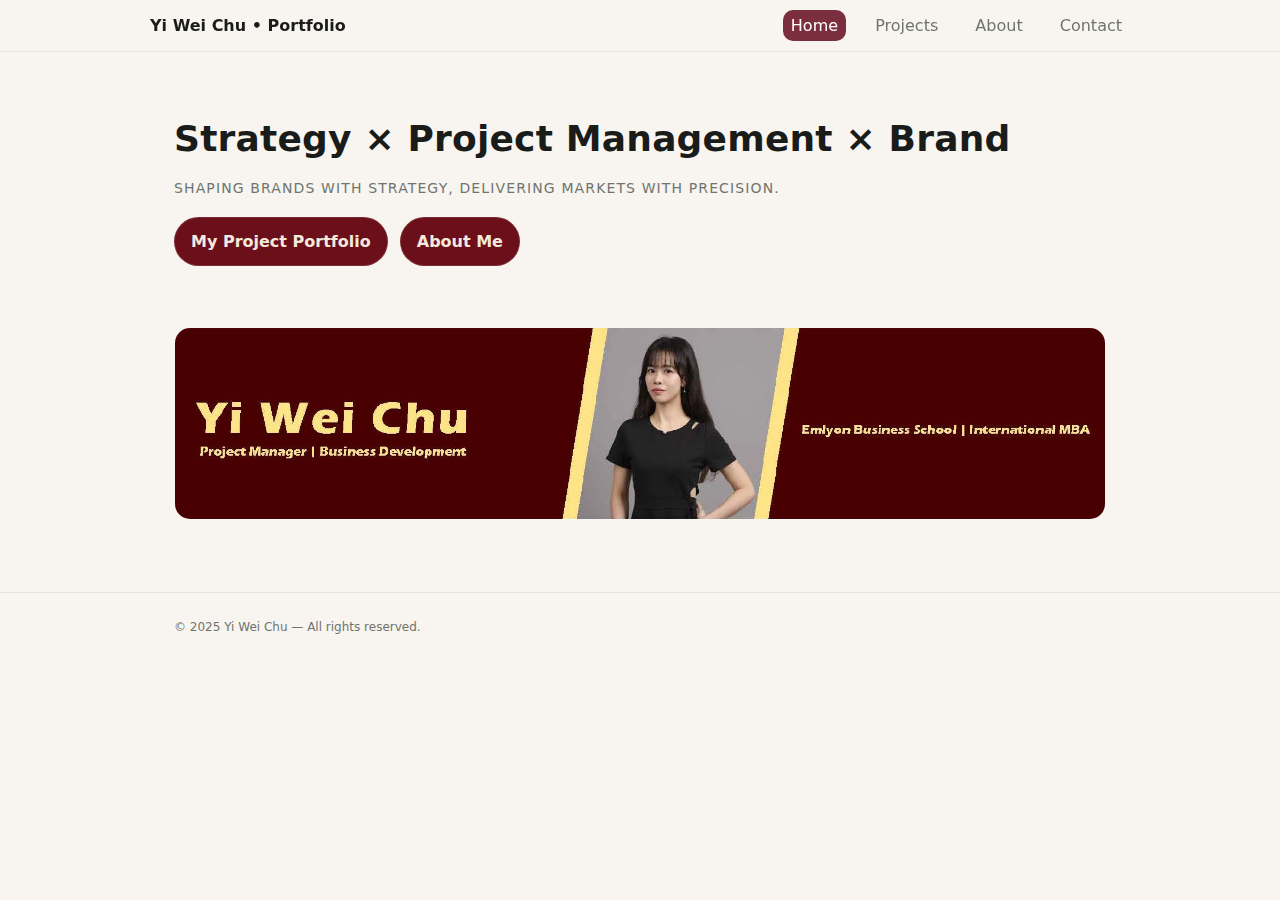
<file: index.html>
<!DOCTYPE html>
<html lang="en">
<head>
  <meta charset="UTF-8"/>
  <meta name="viewport" content="width=device-width, initial-scale=1.0"/>
  <title>Home | Yi Wei Chu</title>
  <link rel="stylesheet" href="style.css"/>
  <style>
    /* 僅針對本頁 Hero/CTA/Banner，避免影響 .nav */
    .home-hero {
      padding: 64px 0 32px;
      border-bottom: 1px solid rgba(255,255,255,.06);
    }
    .home-kicker {
      margin: 0 0 6px 0;
      font-size: 14px;
      letter-spacing: .08em;
      text-transform: uppercase;
      color: var(--muted);
    }
    .home-headline {
      margin: 0 0 16px 0; /* 讓 headline 與 kicker 中間空一行 */
      font-size: 36px;
      line-height: 1.25;
      font-weight: 700;
      color: var(--text);
    }
    .home-actions {
      display: flex; gap: 12px; flex-wrap: wrap; margin-top: 16px;
    }
    .home-cta {
      display: inline-block;
      padding: 10px 16px;
      border-radius: 999px;
      text-decoration: none;
      font-weight: 600;
      background: var(--burgundy, #6B0F1A);
      color: var(--cream, #F3E9DC);
      border: 1px solid rgba(255,255,255,.12);
      transition: transform .12s ease, box-shadow .12s ease, opacity .12s ease;
    }
    .home-cta:hover { transform: translateY(-1px); box-shadow: 0 6px 16px rgba(0,0,0,.25); }
    .home-cta:active { transform: translateY(0); opacity: .9; }

    .home-banner { padding: 28px 0 40px; }
    .home-banner img {
      width: 100%;
      height: auto;
      aspect-ratio: 1740 / 360;
      object-fit: cover;
      border-radius: var(--radius, 12px);
      border: 1px solid rgba(255,255,255,.12);
      display: block;
    }

    @media (max-width: 720px){
      .home-headline { font-size: 28px; }
    }
  </style>
</head>
<body>
  <!-- 導覽列（與其他頁面相同結構 & 由 style.css 控制樣式） -->
  <nav class="nav">
    <div class="container nav-inner">
      <a class="brand" href="index.html">Yi Wei Chu • Portfolio</a>
      <div class="links">
        <a href="index.html" class="active">Home</a>
        <a href="projects.html">Projects</a>
        <a href="about.html">About</a>
        <a href="contact.html">Contact</a>
      </div>
    </div>
  </nav>

  <!-- Hero：左對齊標語 + 兩個快捷選項（不影響 .nav） -->
  <header class="home-hero">
    <div class="container">
      <h1 class="home-headline">Strategy × Project Management × Brand</h1>
      <p class="home-kicker">Shaping Brands with Strategy, Delivering Markets with Precision.</p>

      <div class="home-actions">
        <a class="home-cta" href="projects.html">My Project Portfolio</a>
        <a class="home-cta" href="about.html">About Me</a>
      </div>
    </div>
  </header>

  <!-- 只放 Banner -->
  <main>
    <section class="home-banner">
      <div class="container">
        <!-- 請放置 1740x360 橫幅於 ./images/cyw-banner.jpg -->
        <img src="./images/cyw-banner.jpg" alt="Yi Wei Chu banner">
      </div>
    </section>
  </main>

  <footer class="footer">
    <div class="container small">© 2025 Yi Wei Chu — All rights reserved.</div>
  </footer>
</body>
</html>
</file>
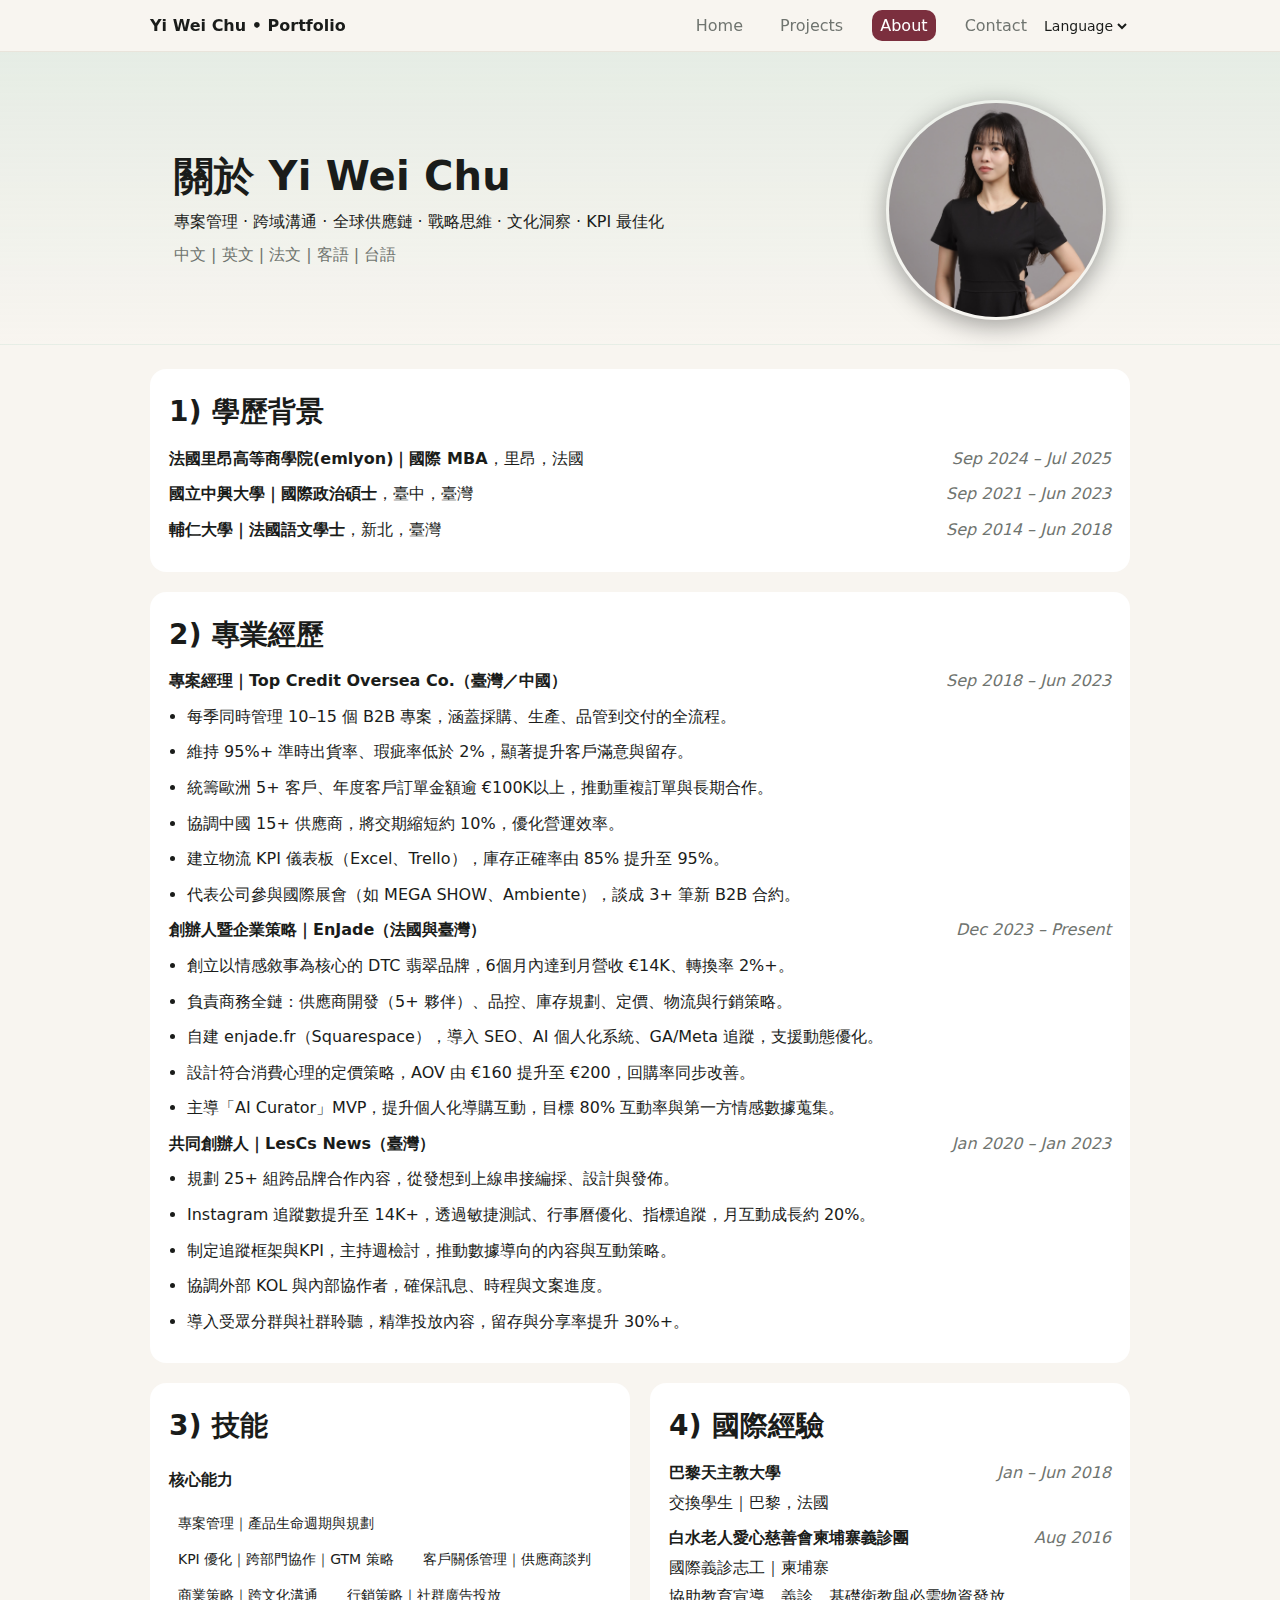
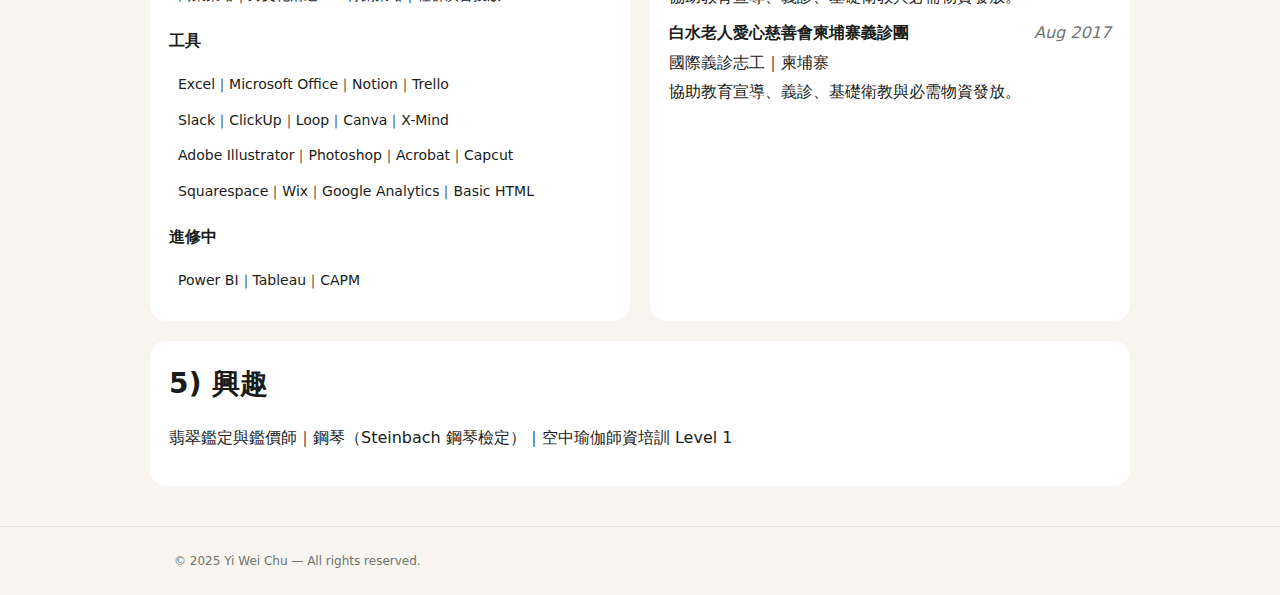
<file: about-zh.html>
<!DOCTYPE html>
<html lang="zh-Hant">
<head>
  <meta charset="UTF-8" />
  <meta name="viewport" content="width=device-width, initial-scale=1.0" />
  <title>關於我 | Yi Wei Chu</title>
  <link rel="stylesheet" href="style.css" />
  <style>
    /* ===== Page-specific layout & typography normalization ===== */
    body, h1, h2, h3, p, li, a, span, small, strong, em, button {
      font-family: ui-sans-serif, system-ui, -apple-system, "Segoe UI", Roboto, "Noto Sans TC",
                   "Helvetica Neue", Arial, "Apple Color Emoji","Segoe UI Emoji";
      color: var(--text);
    }

    .about-wrap { padding: 24px 0 8px; }
    .about-section {
      background: var(--card);
      border: 1px solid rgba(255,255,255,.10);
      border-radius: var(--radius);
      padding: 18px;
    }
    .about-section h2 { margin: 0 0 8px; }
    .about-section .muted { color: var(--muted); }

    /* 既有列表規則（保留給未客製的 li） */
    .list-tight { list-style: none; margin: 0; padding-left: 0; }
    .list-tight li {
      position: relative;
      margin: 10px 0;
      line-height: 1.6;
      text-align: left;
      padding-right: 18ch; /* 預留日期空間 */
    }
    .list-tight li > i:first-of-type {
      position: absolute;
      right: 0;
      top: 0;
      white-space: nowrap;
      text-align: right;
      color: var(--muted);
      font-style: italic;
    }

    /* Skills 標籤：字體一致 */
    .tag {
      display:inline-block;
      font-family: inherit;
      font-weight: inherit;
      letter-spacing: normal;
      font-size: 14px;
      padding: 2px 8px;
      margin: 0 6px 6px 0;
      border: 1px solid rgba(255,255,255,.16);
      border-radius: 999px;
    }

    .kv { display:grid; grid-template-columns: 160px 1fr; gap: 10px; align-items:start; }
    .kv b { color: var(--text); }

    /* Hero split: text left, photo right */
    .hero-split {
      padding: 48px 0 24px;
      border-bottom:1px solid rgba(255,255,255,.06);
      background:linear-gradient(180deg, rgba(147,197,177,.18), rgba(11,13,15,0));
    }
    .hero-grid {
      display:grid; gap:24px; align-items:center;
      grid-template-columns: 1.2fr .8fr;
    }
    .hero-grid h1 { margin:0 0 8px; font-size:40px; line-height:1.2 }
    .hero-sub { margin:0; }
    .hero-lang { margin:6px 0 0; color: var(--muted); }
    .hero-photo-wrap { display:flex; justify-content:flex-end }
    .hero-photo {
      width:220px; height:220px; border-radius:50%;
      object-fit:cover; border:3px solid rgba(255,255,255,.18);
      box-shadow: 0 6px 24px rgba(0,0,0,.35);
    }

    /* Two-up sections (Skills / International) */
    .two-grid { display:grid; gap:20px; grid-template-columns: repeat(2, 1fr); }

    /* ===== 客製規則 ===== */
    /* International Experience：title 左 / 日期右；描述滿版 */
    .ie-list li { padding-right: 0; }
    .ie-list .li-row { display:flex; align-items:flex-start; gap:12px; }
    .ie-list .li-title { font-weight:700; }
    .ie-list .li-date { margin-left:auto; white-space:nowrap; color:var(--muted); font-style:italic; }
    .ie-list .li-desc { display:block; margin-top:4px; }

    /* Professional：title 左 / 日期右；bullets 滿版 */
    .jobs-list li.no-pad { padding-right:0; }
    .jobs-list .li-row { display:flex; align-items:flex-start; gap:12px; }
    .jobs-list .li-title { font-weight:700; }
    .jobs-list .li-date { margin-left:auto; white-space:nowrap; color:var(--muted); font-style:italic; }
    .subbullets { list-style:disc; margin:8px 0 0 18px; padding:0; }
    
    /* Language dropdown (nav 內，改成 contact.html 風格) */
    .lang-group { display:flex; align-items:center; gap:6px; margin-left:12px; } /* 未使用，保留 */
    .lang-label { font-size:14px; color: var(--muted); } /* 未使用，保留 */
    .lang-select {
      background: transparent;
      border: none;
      color: var(--text);
      font-size: 14px;
      cursor: pointer;
    }

    /* Responsive */
    @media (max-width: 980px){
      .hero-grid { grid-template-columns: 1fr; text-align:center }
      .hero-photo-wrap { justify-content:center }
    }
    @media (max-width: 900px){
      .two-grid { grid-template-columns: 1fr; }
      .ie-list .li-row, .jobs-list .li-row { flex-wrap: wrap; }
      .ie-list .li-date, .jobs-list .li-date { margin-left:0; }
    }
  </style>
</head>
<body>
  <nav class="nav">
    <div class="container nav-inner">
      <a class="brand" href="index.html">Yi Wei Chu • Portfolio</a>
      <div class="links">
        <a href="index.html">Home</a>
        <a href="projects.html">Projects</a>
        <a href="about.html" class="active">About</a>
        <a href="contact.html">Contact</a>

        <!-- Language selector（與 contact.html 一致） -->
        <select class="lang-select" onchange="location = this.value;">
          <option value=""selected>Language</option>
          <option value="about.html" >English</option>
          <option value="about-zh.html">中文</option>
        </select>
      </div>
    </div>
  </nav>

  <!-- ===== HERO (文字左、照片右) ===== -->
  <header class="hero-split">
    <div class="container hero-grid">
      <div>
        <h1>關於 Yi Wei Chu</h1>
        <p class="hero-sub">專案管理 · 跨域溝通 · 全球供應鏈 · 戰略思維 · 文化洞察 · KPI 最佳化 </p>
        <p class="hero-lang">中文 | 英文 | 法文 | 客語 | 台語</p>
      </div>
      <div class="hero-photo-wrap">
        <img class="hero-photo" src="./images/my-photo.jpg" alt="Yi Wei Chu 個人照片">
      </div>
    </div>
  </header>

  <main class="container about-wrap">

    <!-- 1) 學歷 -->
    <section class="about-section">
      <h2>1) 學歷背景</h2>
      <ul class="list-tight">
        <li>
          <b>法國里昂高等商學院(emlyon)｜國際 MBA</b>，里昂，法國
          <i>Sep 2024 – Jul 2025</i>
        </li>
        <li>
          <b>國立中興大學｜國際政治碩士</b>，臺中，臺灣
          <i>Sep 2021 – Jun 2023</i>
        </li>
        <li>
          <b>輔仁大學｜法國語文學士</b>，新北，臺灣
          <i>Sep 2014 – Jun 2018</i>
        </li>
      </ul>
    </section>

    <!-- 2) 工作經歷 -->
    <section class="about-section" style="margin-top:20px">
      <h2>2) 專業經歷</h2>
      <ul class="list-tight jobs-list">

        <li class="no-pad">
          <div class="li-row">
            <span class="li-title"><b>專案經理｜Top Credit Oversea Co.（臺灣／中國）</b></span>
            <span class="li-date">Sep 2018 – Jun 2023</span>
          </div>
          <ul class="subbullets">
            <li>每季同時管理 10–15 個 B2B 專案，涵蓋採購、生產、品管到交付的全流程。</li>
            <li>維持 95%+ 準時出貨率、瑕疵率低於 2%，顯著提升客戶滿意與留存。</li>
            <li>統籌歐洲 5+ 客戶、年度客戶訂單金額逾 €100K以上，推動重複訂單與長期合作。</li>
            <li>協調中國 15+ 供應商，將交期縮短約 10%，優化營運效率。</li>
            <li>建立物流 KPI 儀表板（Excel、Trello），庫存正確率由 85% 提升至 95%。</li>
            <li>代表公司參與國際展會（如 MEGA SHOW、Ambiente），談成 3+ 筆新 B2B 合約。</li>
          </ul>
        </li>

        <li class="no-pad">
          <div class="li-row">
            <span class="li-title"><b>創辦人暨企業策略｜EnJade</b>（法國與臺灣）</span>
            <span class="li-date">Dec 2023 – Present</span>
          </div>
          <ul class="subbullets">
            <li>創立以情感敘事為核心的 DTC 翡翠品牌，6個月內達到月營收 €14K、轉換率 2%+。</li>
            <li>負責商務全鏈：供應商開發（5+ 夥伴）、品控、庫存規劃、定價、物流與行銷策略。</li>
            <li>自建 enjade.fr（Squarespace），導入 SEO、AI 個人化系統、GA/Meta 追蹤，支援動態優化。</li>
            <li>設計符合消費心理的定價策略，AOV 由 €160 提升至 €200，回購率同步改善。</li>
            <li>主導「AI Curator」MVP，提升個人化導購互動，目標 80% 互動率與第一方情感數據蒐集。</li>
          </ul>
        </li>

        <li class="no-pad">
          <div class="li-row">
            <span class="li-title"><b>共同創辦人｜LesCs News</b>（臺灣）</span>
            <span class="li-date">Jan 2020 – Jan 2023</span>
          </div>
          <ul class="subbullets">
            <li>規劃 25+ 組跨品牌合作內容，從發想到上線串接編採、設計與發佈。</li>
            <li>Instagram 追蹤數提升至 14K+，透過敏捷測試、行事曆優化、指標追蹤，月互動成長約 20%。</li>
            <li>制定追蹤框架與KPI，主持週檢討，推動數據導向的內容與互動策略。</li>
            <li>協調外部 KOL 與內部協作者，確保訊息、時程與文案進度。</li>
            <li>導入受眾分群與社群聆聽，精準投放內容，留存與分享率提升 30%+。</li>
          </ul>
        </li>

      </ul>
    </section>

    <!-- 3) Skills + 4) International -->
    <div class="two-grid" style="margin-top:20px">

      <section class="about-section">
        <h2>3) 技能</h2>
        <p><b>核心能力</b></p>
        <div>
          <span class="tag">專案管理｜產品生命週期與規劃</span>
          <span class="tag">KPI 優化｜跨部門協作｜GTM 策略</span>
          <span class="tag">客戶關係管理｜供應商談判</span>
          <span class="tag">商業策略｜跨文化溝通</span>
          <span class="tag">行銷策略｜社群廣告投放</span>
        </div>

        <p style="margin-top:10px"><b>工具</b></p>
        <div>
          <span class="tag">Excel｜Microsoft Office｜Notion｜Trello</span>
          <span class="tag">Slack｜ClickUp｜Loop｜Canva｜X-Mind</span>
          <span class="tag">Adobe Illustrator｜Photoshop｜Acrobat｜Capcut</span>
          <span class="tag">Squarespace｜Wix｜Google Analytics｜Basic HTML</span>
        </div>

        <p style="margin-top:10px"><b>進修中</b></p>
        <div>
          <span class="tag">Power BI｜Tableau｜CAPM</span>
        </div>
      </section>

      <section class="about-section">
        <h2>4) 國際經驗</h2>
        <ul class="list-tight ie-list">
          <li>
            <div class="li-row">
              <span class="li-title"><b>巴黎天主教大學</b></span>
              <span class="li-date">Jan – Jun 2018</span>
            </div>
            <span class="li-desc">交換學生｜巴黎，法國</span>
          </li>
          <li>
            <div class="li-row">
              <span class="li-title"><b>白水老人愛心慈善會柬埔寨義診團</b></span>
              <span class="li-date">Aug 2016</span>
            </div>
            <span class="li-desc">國際義診志工｜柬埔寨</span>
            <span class="li-desc">協助教育宣導、義診、基礎衛教與必需物資發放。</span>
          </li>
          <li>
            <div class="li-row">
              <span class="li-title"><b>白水老人愛心慈善會柬埔寨義診團</b></span>
              <span class="li-date">Aug 2017</span>
            </div>
            <span class="li-desc">國際義診志工｜柬埔寨</span>
            <span class="li-desc">協助教育宣導、義診、基礎衛教與必需物資發放。</span>
          </li>
        </ul>
      </section>

    </div>

    <!-- 5) 興趣與證照 -->
    <section class="about-section" style="margin-top:20px">
      <h2>5) 興趣</h2>
      <p>翡翠鑑定與鑑價師｜鋼琴（Steinbach 鋼琴檢定）｜空中瑜伽師資培訓 Level 1</p>
    </section>

  </main>

  <footer class="footer">
    <div class="container small">© 2025 Yi Wei Chu — All rights reserved.</div>
  </footer>
</body>
</html>
</file>
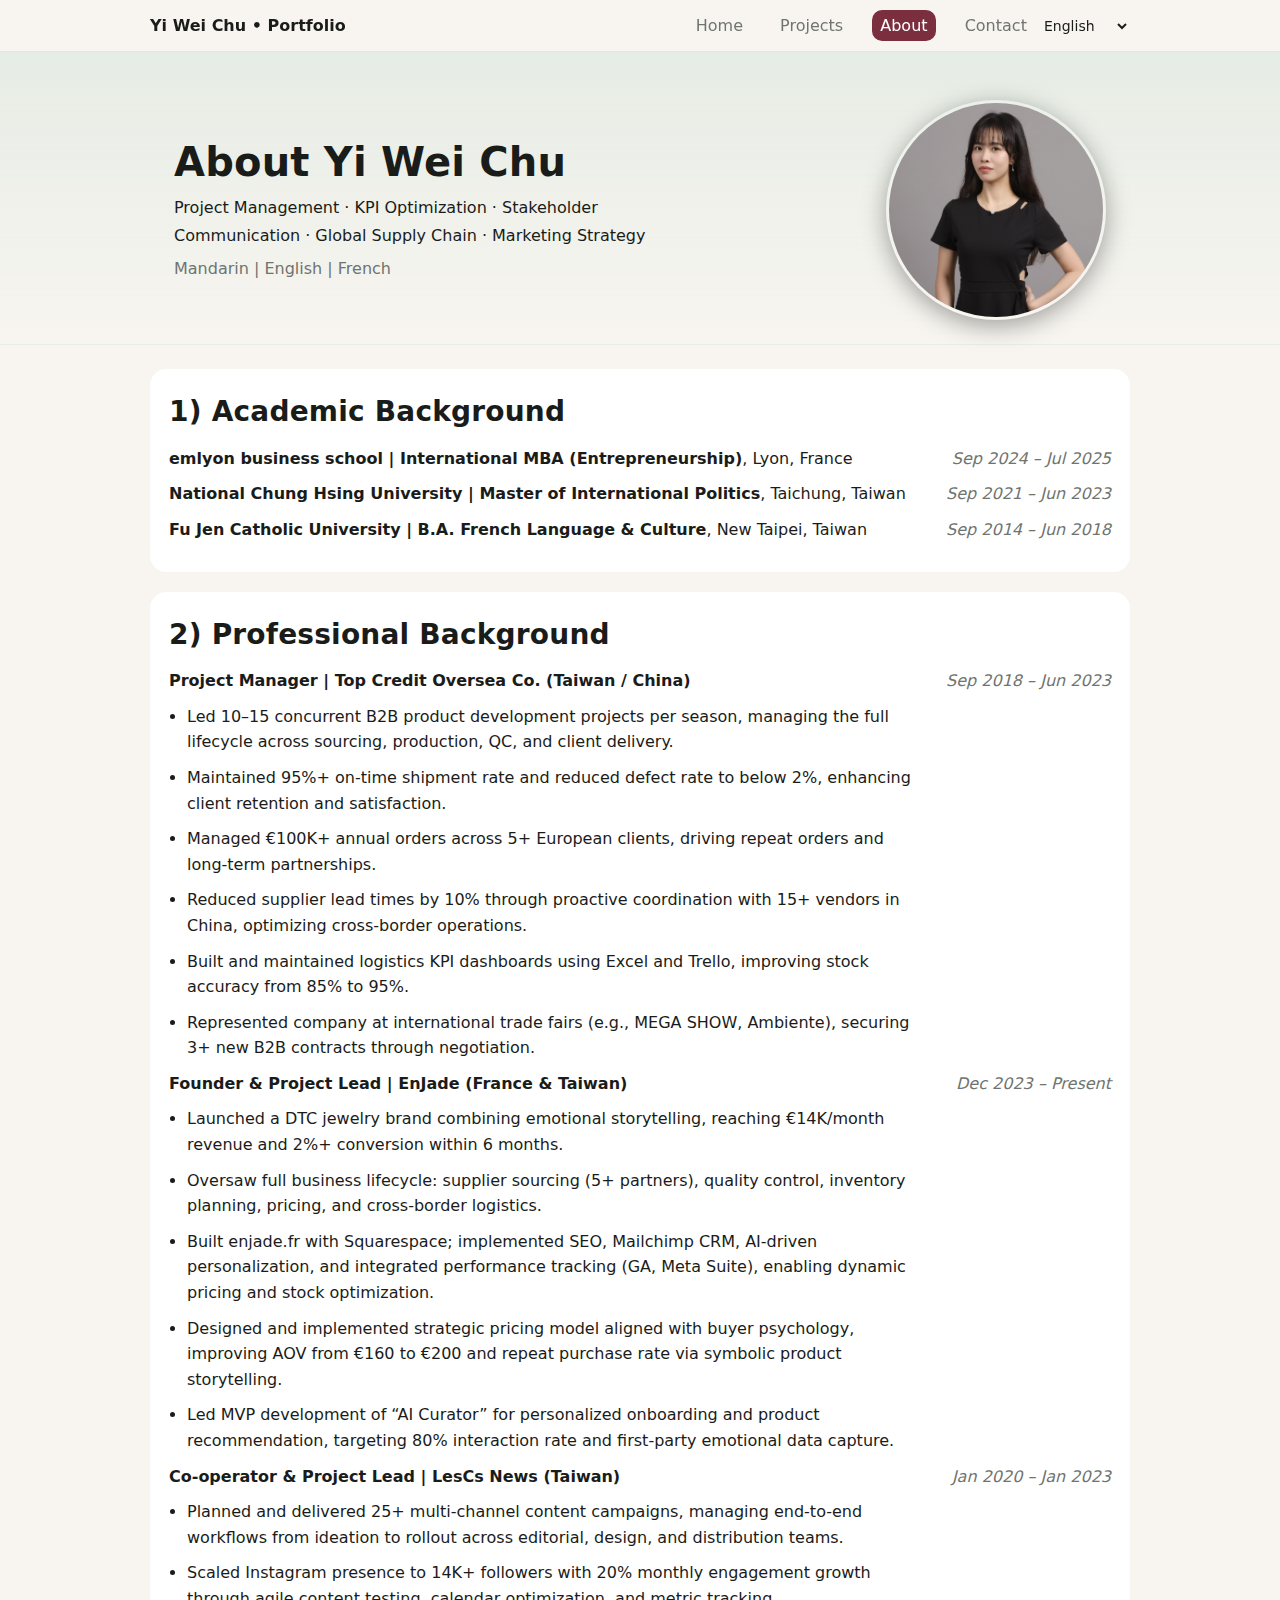
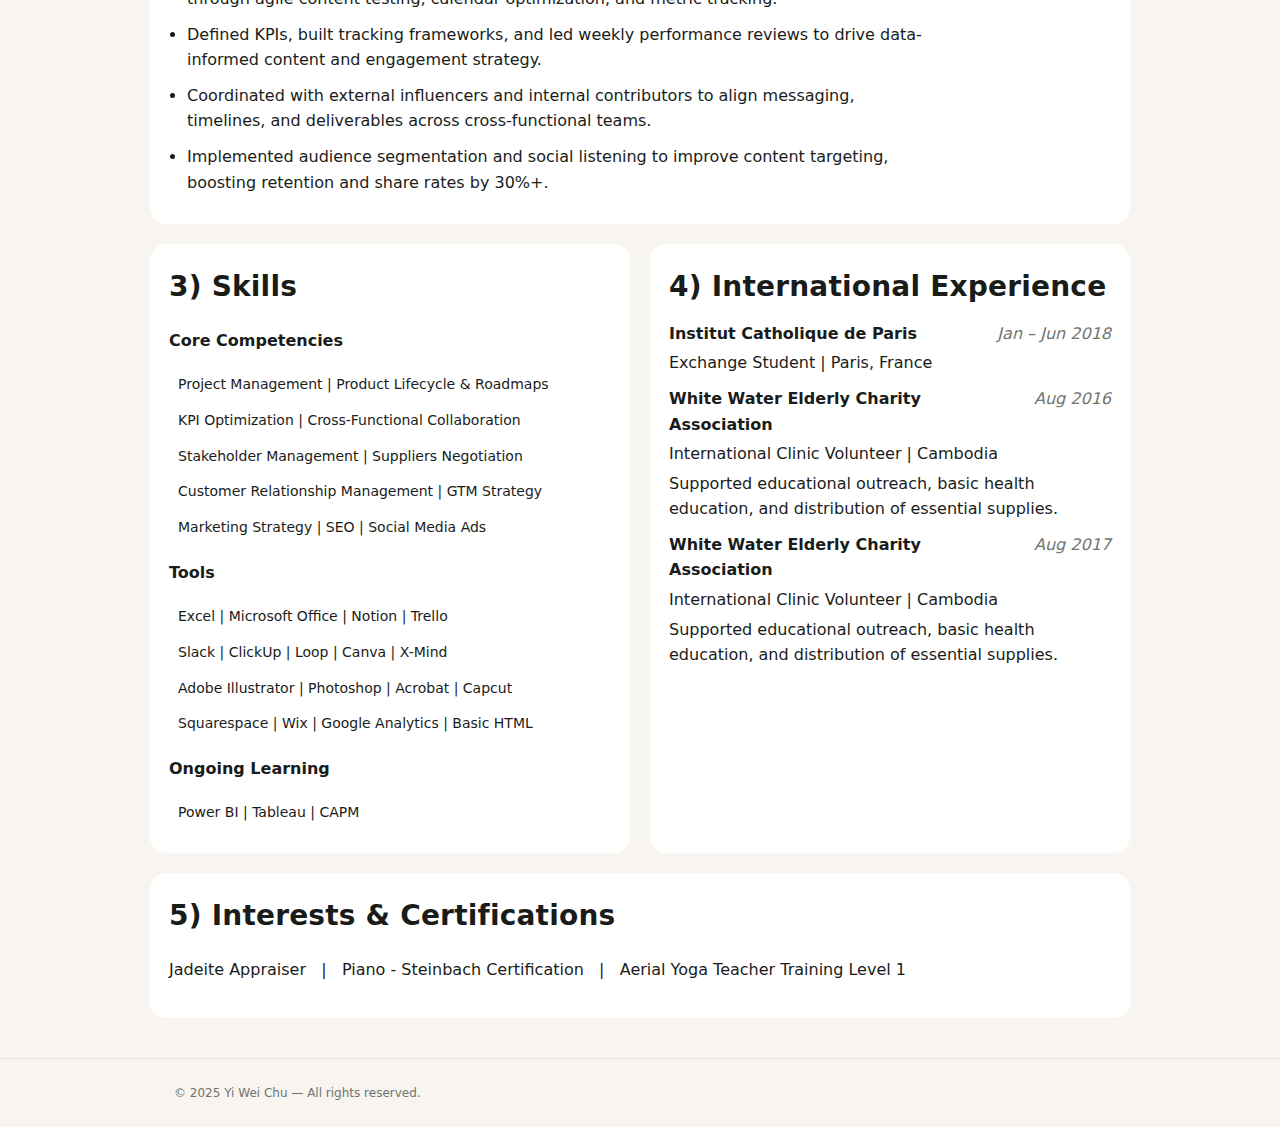
<file: about.html>
<!DOCTYPE html>
<html lang="en">
<head>
  <meta charset="UTF-8" />
  <meta name="viewport" content="width=device-width, initial-scale=1.0" />
  <title>About | Yi Wei Chu</title>
  <link rel="stylesheet" href="style.css" />
  <style>
    /* ===== Page-specific layout & typography normalization ===== */
    body, h1, h2, h3, p, li, a, span, small, strong, em, button {
      font-family: ui-sans-serif, system-ui, -apple-system, "Segoe UI", Roboto, "Noto Sans TC",
                   "Helvetica Neue", Arial, "Apple Color Emoji","Segoe UI Emoji";
      color: var(--text);
    }

    .about-wrap { padding: 24px 0 8px; }
    .about-section {
      background: var(--card);
      border: 1px solid rgba(255,255,255,.10);
      border-radius: var(--radius);
      padding: 18px;
    }
    .about-section h2 { margin: 0 0 8px; }
    .about-section .muted { color: var(--muted); }

    /* 既有列表規則（保留給未客製的 li） */
    .list-tight { list-style: none; margin: 0; padding-left: 0; }
    .list-tight li {
      position: relative;
      margin: 10px 0;
      line-height: 1.6;
      text-align: left;
      padding-right: 18ch; /* 預留日期空間 */
    }
    .list-tight li > i:first-of-type {
      position: absolute;
      right: 0;
      top: 0;
      white-space: nowrap;
      text-align: right;
      color: var(--muted);
      font-style: italic;
    }

    /* Skills 標籤：字體一致 */
    .tag {
      display:inline-block;
      font-family: inherit;
      font-weight: inherit;
      letter-spacing: normal;
      font-size: 14px;
      padding: 2px 8px;
      margin: 0 6px 6px 0;
      border: 1px solid rgba(255,255,255,.16);
      border-radius: 999px;
    }

    .kv { display:grid; grid-template-columns: 160px 1fr; gap: 10px; align-items:start; }
    .kv b { color: var(--text); }

    /* Hero split: text left, photo right */
    .hero-split {
      padding: 48px 0 24px;
      border-bottom:1px solid rgba(255,255,255,.06);
      background:linear-gradient(180deg, rgba(147,197,177,.18), rgba(11,13,15,0));
    }
    .hero-grid {
      display:grid; gap:24px; align-items:center;
      grid-template-columns: 1.2fr .8fr;
    }
    .hero-grid h1 { margin:0 0 8px; font-size:40px; line-height:1.2 }
    .hero-sub { margin:0; }
    .hero-lang { margin:6px 0 0; color: var(--muted); }
    .hero-photo-wrap { display:flex; justify-content:flex-end }
    .hero-photo {
      width:220px; height:220px; border-radius:50%;
      object-fit:cover; border:3px solid rgba(255,255,255,.18);
      box-shadow: 0 6px 24px rgba(0,0,0,.35);
    }

    /* Two-up sections (Skills / International) */
    .two-grid { display:grid; gap:20px; grid-template-columns: repeat(2, 1fr); }

    /* ===== 你指定的客製規則 ===== */

    /* International Experience：title 左 / 日期右，同列；描述滿版換行 */
    .ie-list li { padding-right: 0; }
    .ie-list .li-row { display:flex; align-items:flex-start; gap:12px; }
    .ie-list .li-title { font-weight:700; }
    .ie-list .li-date { margin-left:auto; white-space:nowrap; color:var(--muted); font-style:italic; }
    .ie-list .li-desc { display:block; margin-top:4px; }

    /* Professional（Top Credit / EnJade / LesCs）：title 左 / 日期右，同列；bullets 滿版 */
    .jobs-list li.no-pad { padding-right:0; }
    .jobs-list .li-row { display:flex; align-items:flex-start; gap:12px; }
    .jobs-list .li-title { font-weight:700; }
    .jobs-list .li-date { margin-left:auto; white-space:nowrap; color:var(--muted); font-style:italic; }
    .subbullets { list-style:disc; margin:8px 0 0 18px; padding:0; }

    /* Language dropdown (nav 內，改成 contact.html 風格) */
    .lang-group { display:flex; align-items:center; gap:6px; margin-left:12px; } /* 未使用，保留 */
    .lang-label { font-size:14px; color: var(--muted); } /* 未使用，保留 */
    .lang-select {
      background: transparent;
      border: none;
      color: var(--text);
      font-size: 14px;
      cursor: pointer;
    }

    /* Responsive */
    @media (max-width: 980px){
      .hero-grid { grid-template-columns: 1fr; text-align:center }
      .hero-photo-wrap { justify-content:center }
    }
    @media (max-width: 900px){
      .two-grid { grid-template-columns: 1fr; }

      /* RWD：把 date 放到下一行 */
      .ie-list .li-row, .jobs-list .li-row { flex-wrap: wrap; }
      .ie-list .li-date, .jobs-list .li-date { margin-left:0; }
    }
  </style>
</head>
<body>
  <nav class="nav">
    <div class="container nav-inner">
      <a class="brand" href="index.html">Yi Wei Chu • Portfolio</a>
      <div class="links">
        <a href="index.html">Home</a>
        <a href="projects.html">Projects</a>
        <a href="about.html" class="active">About</a>
        <a href="contact.html">Contact</a>

        <!-- Language selector（與 contact.html 一致） -->
        <select class="lang-select" onchange="location = this.value;">
          <option value="">Language</option>
          <option value="about.html" selected>English</option>
          <option value="about-zh.html">中文</option>
        </select>
      </div>
    </div>
  </nav>

  <!-- ===== HERO (text left, photo right) ===== -->
  <header class="hero-split">
    <div class="container hero-grid">
      <div>
        <h1>About Yi Wei Chu</h1>
        <p class="hero-sub">Project Management · KPI Optimization · Stakeholder Communication · Global Supply Chain · Marketing Strategy</p>
        <p class="hero-lang">Mandarin | English | French</p>
      </div>
      <div class="hero-photo-wrap">
        <img class="hero-photo" src="./images/my-photo.jpg" alt="Yi Wei Chu">
      </div>
    </div>
  </header>

  <main class="container about-wrap">

    <!-- ===== 1) Academic Background (full width row) ===== -->
    <section class="about-section">
      <h2>1) Academic Background</h2>
      <ul class="list-tight">
        <li>
          <b>emlyon business school | International MBA (Entrepreneurship)</b>, Lyon, France
          <i>Sep 2024 – Jul 2025</i>
        </li>
        <li>
          <b>National Chung Hsing University | Master of International Politics</b>, Taichung, Taiwan
          <i>Sep 2021 – Jun 2023</i>
        </li>
        <li>
          <b>Fu Jen Catholic University | B.A. French Language & Culture</b>, New Taipei, Taiwan
          <i>Sep 2014 – Jun 2018</i>
        </li>
      </ul>
    </section>

    <!-- ===== 2) Professional Background (full width row) ===== -->
    <section class="about-section" style="margin-top:20px">
      <h2>2) Professional Background</h2>
      <ul class="list-tight jobs-list">

        <!-- Top Credit：左題右日 + bullets（已調好） -->
        <li class="no-pad">
          <div class="li-row">
            <span class="li-title"><b>Project Manager | Top Credit Oversea Co. (Taiwan / China)</b></span>
            <span class="li-date">Sep 2018 – Jun 2023</span>
          </div>
          <ul class="subbullets">
            <li>Led 10–15 concurrent B2B product development projects per season, managing the full lifecycle across sourcing, production, QC, and client delivery.</li>
            <li>Maintained 95%+ on-time shipment rate and reduced defect rate to below 2%, enhancing client retention and satisfaction.</li>
            <li>Managed €100K+ annual orders across 5+ European clients, driving repeat orders and long-term partnerships.</li>
            <li>Reduced supplier lead times by 10% through proactive coordination with 15+ vendors in China, optimizing cross-border operations.</li>
            <li>Built and maintained logistics KPI dashboards using Excel and Trello, improving stock accuracy from 85% to 95%.</li>
            <li>Represented company at international trade fairs (e.g., MEGA SHOW, Ambiente), securing 3+ new B2B contracts through negotiation.</li>
          </ul>
        </li>

        <!-- EnJade：改成左題右日 + bullets（依你提供內容） -->
        <li class="no-pad">
          <div class="li-row">
            <span class="li-title"><b>Founder & Project Lead | EnJade</b> (France & Taiwan)</span>
            <span class="li-date">Dec 2023 – Present</span>
          </div>
          <ul class="subbullets">
            <li>Launched a DTC jewelry brand combining emotional storytelling, reaching €14K/month revenue and 2%+ conversion within 6 months.</li>
            <li>Oversaw full business lifecycle: supplier sourcing (5+ partners), quality control, inventory planning, pricing, and cross-border logistics.</li>
            <li>Built enjade.fr with Squarespace; implemented SEO, Mailchimp CRM, AI-driven personalization, and integrated performance tracking (GA, Meta Suite), enabling dynamic pricing and stock optimization.</li>
            <li>Designed and implemented strategic pricing model aligned with buyer psychology, improving AOV from €160 to €200 and repeat purchase rate via symbolic product storytelling.</li>
            <li>Led MVP development of “AI Curator” for personalized onboarding and product recommendation, targeting 80% interaction rate and first-party emotional data capture.</li>
          </ul>
        </li>

        <!-- LesCs News：改成左題右日 + bullets（依你提供內容） -->
        <li class="no-pad">
          <div class="li-row">
            <span class="li-title"><b>Co-operator & Project Lead | LesCs News</b> (Taiwan)</span>
            <span class="li-date">Jan 2020 – Jan 2023</span>
          </div>
          <ul class="subbullets">
            <li>Planned and delivered 25+ multi-channel content campaigns, managing end-to-end workflows from ideation to rollout across editorial, design, and distribution teams.</li>
            <li>Scaled Instagram presence to 14K+ followers with 20% monthly engagement growth through agile content testing, calendar optimization, and metric tracking.</li>
            <li>Defined KPIs, built tracking frameworks, and led weekly performance reviews to drive data-informed content and engagement strategy.</li>
            <li>Coordinated with external influencers and internal contributors to align messaging, timelines, and deliverables across cross-functional teams.</li>
            <li>Implemented audience segmentation and social listening to improve content targeting, boosting retention and share rates by 30%+.</li>
          </ul>
        </li>

      </ul>
    </section>

    <!-- ===== 3) Skills + 4) International (two columns) ===== -->
    <div class="two-grid" style="margin-top:20px">

      <!-- 3) Skills -->
      <section class="about-section">
        <h2>3) Skills</h2>
        <p><b>Core Competencies</b></p>
        <div>
          <span class="tag">Project Management | Product Lifecycle & Roadmaps</span>
          <span class="tag">KPI Optimization | Cross-Functional Collaboration</span>
          <span class="tag">Stakeholder Management | Suppliers Negotiation</span>
          <span class="tag">Customer Relationship Management | GTM Strategy</span>
          <span class="tag">Marketing Strategy | SEO | Social Media Ads</span>
        </div>

        <p style="margin-top:10px"><b>Tools</b></p>
        <div>
          <span class="tag">Excel | Microsoft Office | Notion | Trello</span>
          <span class="tag">Slack | ClickUp | Loop | Canva | X-Mind</span>
          <span class="tag">Adobe Illustrator | Photoshop | Acrobat | Capcut</span>
          <span class="tag">Squarespace | Wix | Google Analytics | Basic HTML</span>
        </div>

        <p style="margin-top:10px"><b>Ongoing Learning</b></p>
        <div>
          <span class="tag">Power BI | Tableau | CAPM</span>
        </div>
      </section>

      <!-- 4) International Experience -->
      <section class="about-section">
        <h2>4) International Experience</h2>
        <ul class="list-tight ie-list">
          <li>
            <div class="li-row">
              <span class="li-title"><b>Institut Catholique de Paris</b></span>
              <span class="li-date">Jan – Jun 2018</span>
            </div>
            <span class="li-desc">Exchange Student | Paris, France</span>
          </li>
          <li>
            <div class="li-row">
              <span class="li-title"><b>White Water Elderly Charity Association</b></span>
              <span class="li-date">Aug 2016</span>
            </div>
            <span class="li-desc">International Clinic Volunteer | Cambodia</span>
            <span class="li-desc">Supported educational outreach, basic health education, and distribution of essential supplies.</span>
          </li>
          <li>
            <div class="li-row">
              <span class="li-title"><b>White Water Elderly Charity Association</b></span>
              <span class="li-date">Aug 2017</span>
            </div>
            <span class="li-desc">International Clinic Volunteer | Cambodia</span>
            <span class="li-desc">Supported educational outreach, basic health education, and distribution of essential supplies.</span>
          </li>
        </ul>
      </section>

    </div>

    <!-- ===== 5) Interests (single row) ===== -->
    <section class="about-section" style="margin-top:20px">
      <h2>5) Interests & Certifications</h2>
      <p>Jadeite Appraiser &nbsp; | &nbsp; Piano - Steinbach Certification &nbsp; | &nbsp; Aerial Yoga Teacher Training Level 1</p>
    </section>

  </main>

  <footer class="footer">
    <div class="container small">© 2025 Yi Wei Chu — All rights reserved.</div>
  </footer>
</body>
</html>
</file>
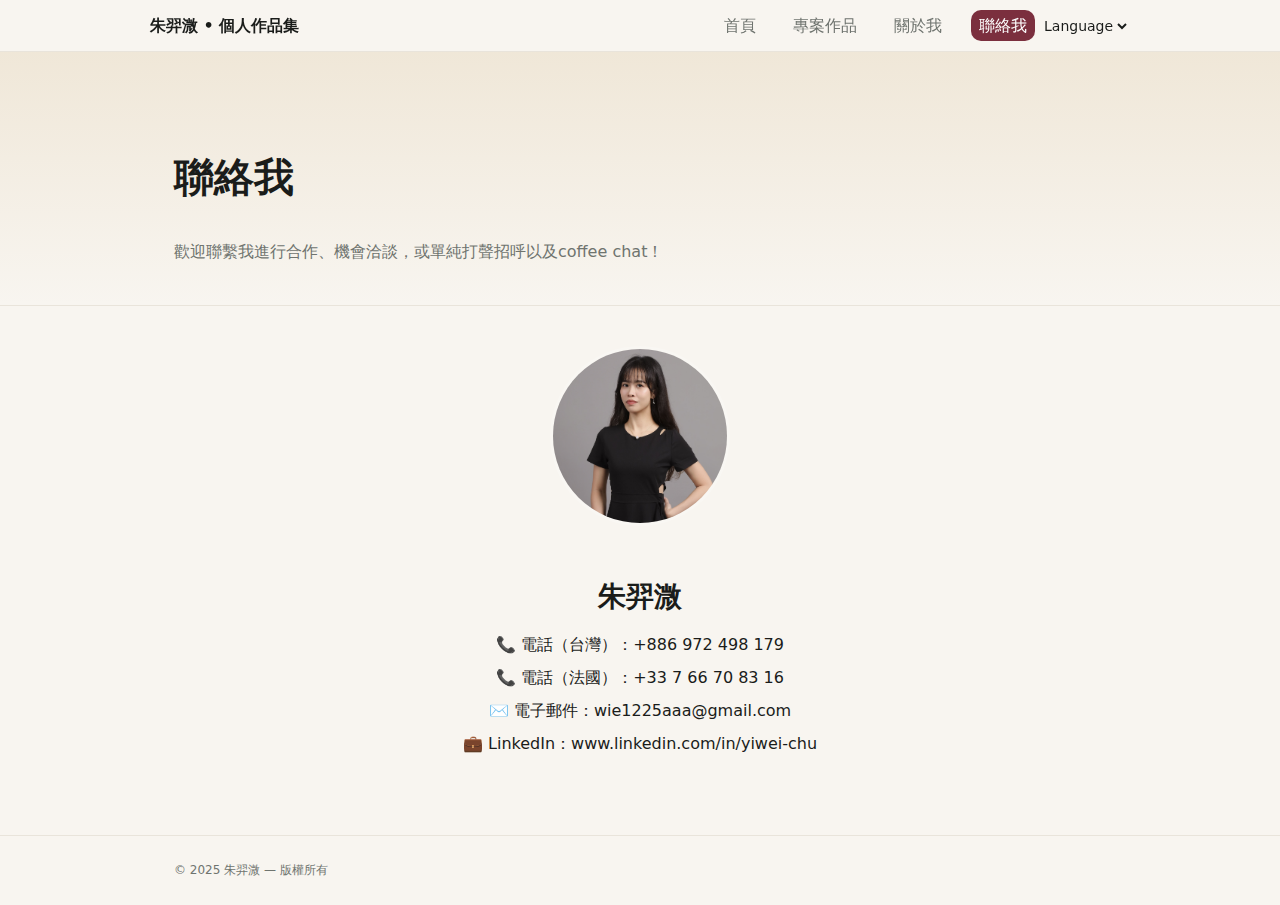
<file: contact-zh.html>
<!DOCTYPE html>
<html lang="zh-Hant">
<head>
  <meta charset="UTF-8" />
  <meta name="viewport" content="width=device-width, initial-scale=1.0" />
  <title>聯絡我 | 朱羿溦</title>
  <link rel="stylesheet" href="style.css" />
  <style>
    .contact-info {
      text-align: center;
      color: var(--text);
      padding: 40px 0;
    }
    .contact-info img {
      width: 180px;
      height: 180px;
      border-radius: 50%;
      object-fit: cover;
      margin-bottom: 20px;
      border: 3px solid rgba(255,255,255,0.2);
    }
    .contact-info h1 {
      margin-bottom: 10px;
      font-size: 28px;
    }
    .contact-info p {
      margin: 6px 0;
      font-size: 16px;
    }
    .contact-info a {
      color: var(--text);
      text-decoration: none;
    }
    .contact-info a:hover {
      text-decoration: underline;
    }
    /* Language dropdown */
    .lang-select {
      background: transparent;
      border: none;
      color: var(--text);
      font-size: 14px;
      cursor: pointer;
    }
  </style>
</head>
<body>
  <nav class="nav">
    <div class="container nav-inner">
      <a class="brand" href="index-zh.html">朱羿溦 • 個人作品集</a>
      <div class="links">
        <a href="index-zh.html">首頁</a>
        <a href="projects-zh.html">專案作品</a>
        <a href="about-zh.html">關於我</a>
        <a href="contact-zh.html" class="active">聯絡我</a>
        <!-- 語言切換 -->
        <select class="lang-select" onchange="location = this.value;">
          <option value=""selected >Language</option>
          <option value="contact.html">English</option>
          <option value="contact-zh.html" >中文</option>
        </select>
      </div>
    </div>
  </nav>

  <header class="hero">
    <div class="container">
      <h1>聯絡我</h1>
      <p class="muted">歡迎聯繫我進行合作、機會洽談，或單純打聲招呼以及coffee chat！</p>
    </div>
  </header>

  <main class="container">
    <section class="contact-info">
      <img src="./images/my-photo.jpg"
           alt="個人照片"
           onerror="this.onerror=null;this.src='https://picsum.photos/360';">
      <h1>朱羿溦</h1>
      <p>📞 電話（台灣）：+886 972 498 179</p>
      <p>📞 電話（法國）：+33 7 66 70 83 16</p>
      <p>✉️ 電子郵件：<a href="mailto:wie1225aaa@gmail.com">wie1225aaa@gmail.com</a></p>
      <p>💼 LinkedIn：<a href="https://www.linkedin.com/in/yiwei-chu" target="_blank">www.linkedin.com/in/yiwei-chu</a></p>
    </section>
  </main>

  <footer class="footer">
    <div class="container small">© 2025 朱羿溦 — 版權所有</div>
  </footer>
</body>
</html>
</file>
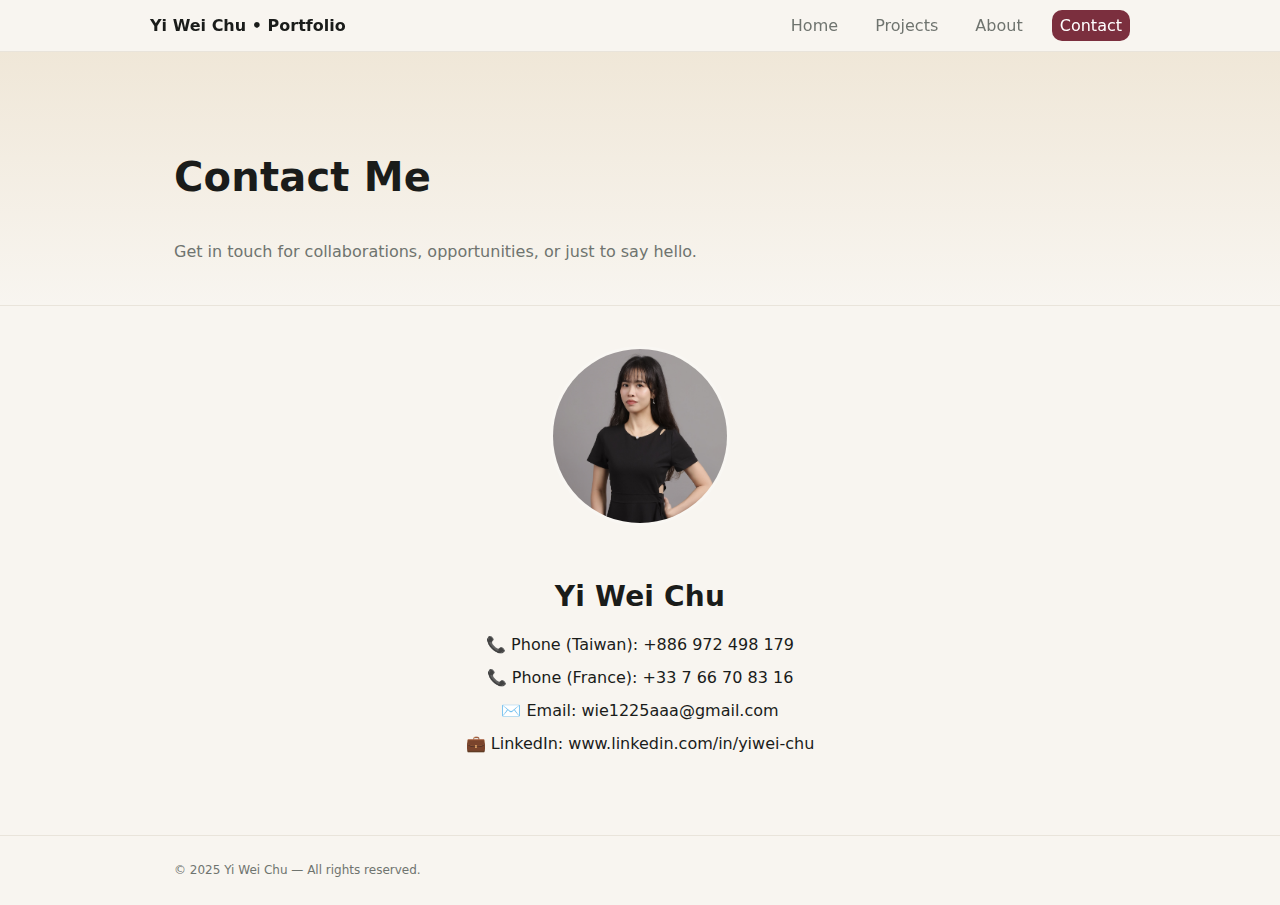
<file: contact.html>
<!DOCTYPE html>
<html lang="en">
<head>
  <meta charset="UTF-8" />
  <meta name="viewport" content="width=device-width, initial-scale=1.0" />
  <title>Contact | Yi Wei Chu</title>
  <link rel="stylesheet" href="style.css" />
  <style>
    .contact-info {
      text-align: center;
      color: var(--text);
      padding: 40px 0;
    }
    .contact-info img {
      width: 180px;
      height: 180px;
      border-radius: 50%;
      object-fit: cover;
      margin-bottom: 20px;
      border: 3px solid rgba(255,255,255,0.2);
    }
    .contact-info h1 {
      margin-bottom: 10px;
      font-size: 28px;
    }
    .contact-info p {
      margin: 6px 0;
      font-size: 16px;
    }
    .contact-info a {
      color: var(--text);
      text-decoration: none;
    }
    .contact-info a:hover {
      text-decoration: underline;
    }
  </style>
</head>
<body>
  <nav class="nav">
    <div class="container nav-inner">
      <a class="brand" href="index.html">Yi Wei Chu • Portfolio</a>
      <div class="links">
        <a href="index.html">Home</a>
        <a href="projects.html">Projects</a>
        <a href="about.html">About</a>
        <a href="contact.html" class="active">Contact</a>
      </div>
    </div>
  </nav>

  <header class="hero">
    <div class="container">
      <h1>Contact Me</h1>
      <p class="muted">Get in touch for collaborations, opportunities, or just to say hello.</p>
    </div>
  </header>

  <main class="container">
    <section class="contact-info">
      <!-- Your photo -->
      <img src="./images/my-photo.jpg"
     alt="my-photo.jpg"
     onerror="this.onerror=null;this.src='https://picsum.photos/360';">

      <!-- Name -->
      <h1>Yi Wei Chu</h1>

      <!-- Contact details -->
      <p>📞 Phone (Taiwan): +886 972 498 179</p>
      <p>📞 Phone (France): +33 7 66 70 83 16</p>
      <p>✉️ Email: <a href="mailto:wie1225aaa@gmail.com">wie1225aaa@gmail.com</a></p>
      <p>💼 LinkedIn: <a href="https://www.linkedin.com/in/yiwei-chu" target="_blank">www.linkedin.com/in/yiwei-chu</a></p>
    </section>
  </main>

  <footer class="footer">
    <div class="container small">© 2025 Yi Wei Chu — All rights reserved.</div>
  </footer>
</body>
</html>
</file>
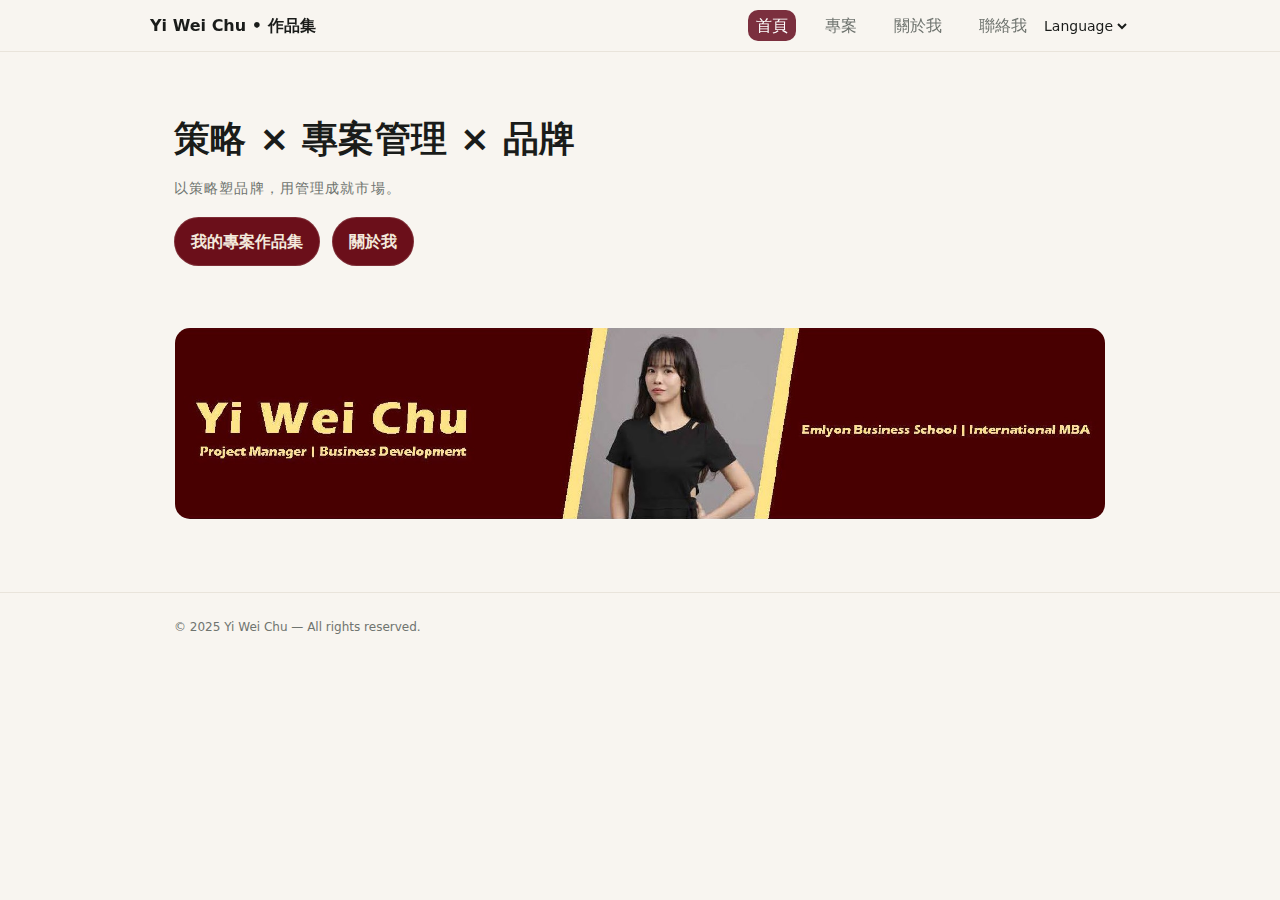
<file: index-zh.html>
<!DOCTYPE html>
<html lang="zh-Hant">
<head>
  <meta charset="UTF-8"/>
  <meta name="viewport" content="width=device-width, initial-scale=1.0"/>
  <title>首頁 | Yi Wei Chu</title>
  <link rel="stylesheet" href="style.css"/>
  <style>
    /* 僅針對本頁 Hero/CTA/Banner，避免影響 .nav */
    .home-hero {
      padding: 64px 0 32px;
      border-bottom: 1px solid rgba(255,255,255,.06);
    }
    .home-kicker {
      margin: 0 0 6px 0;
      font-size: 14px;
      letter-spacing: .08em;
      text-transform: uppercase;
      color: var(--muted);
    }
    .home-headline {
      margin: 0 0 16px 0;
      font-size: 36px;
      line-height: 1.25;
      font-weight: 700;
      color: var(--text);
    }
    .home-actions {
      display: flex; gap: 12px; flex-wrap: wrap; margin-top: 16px;
    }
    .home-cta {
      display: inline-block;
      padding: 10px 16px;
      border-radius: 999px;
      text-decoration: none;
      font-weight: 600;
      background: var(--burgundy, #6B0F1A);
      color: var(--cream, #F3E9DC);
      border: 1px solid rgba(255,255,255,.12);
      transition: transform .12s ease, box-shadow .12s ease, opacity .12s ease;
    }
    .home-cta:hover { transform: translateY(-1px); box-shadow: 0 6px 16px rgba(0,0,0,.25); }
    .home-cta:active { transform: translateY(0); opacity: .9; }

    .home-banner { padding: 28px 0 40px; }
    .home-banner img {
      width: 100%;
      height: auto;
      aspect-ratio: 1740 / 360;
      object-fit: cover;
      border-radius: var(--radius, 12px);
      border: 1px solid rgba(255,255,255,.12);
      display: block;
    }

    /* 語言切換選單樣式 */
    .lang-select {
      background: transparent;
      border: none;
      color: var(--text);
      font-size: 14px;
      cursor: pointer;
    }

    @media (max-width: 720px){
      .home-headline { font-size: 28px; }
    }
  </style>
</head>
<body>
  <!-- 導覽列 -->
  <nav class="nav">
    <div class="container nav-inner">
      <a class="brand" href="index-zh.html">Yi Wei Chu • 作品集</a>
      <div class="links">
        <a href="index-zh.html" class="active">首頁</a>
        <a href="projects-zh.html">專案</a>
        <a href="about-zh.html">關於我</a>
        <a href="contact-zh.html">聯絡我</a>
        <!-- 語言切換下拉選單 -->
        <select class="lang-select" onchange="location = this.value;">
          <option value=""selected>Language</option>
          <option value="index.html">English</option>
          <option value="index-zh.html" >中文</option>
        </select>
      </div>
    </div>
  </nav>

  <!-- Hero -->
  <header class="home-hero">
    <div class="container">
      <h1 class="home-headline">策略 × 專案管理 × 品牌</h1>
      <p class="home-kicker">以策略塑品牌，用管理成就市場。</p>

      <div class="home-actions">
        <a class="home-cta" href="projects-zh.html">我的專案作品集</a>
        <a class="home-cta" href="about-zh.html">關於我</a>
      </div>
    </div>
  </header>

  <!-- Banner -->
  <main>
    <section class="home-banner">
      <div class="container">
        <img src="./images/cyw-banner.jpg" alt="Yi Wei Chu 首頁橫幅">
      </div>
    </section>
  </main>

  <footer class="footer">
    <div class="container small">© 2025 Yi Wei Chu — All rights reserved.</div>
  </footer>
</body>
</html>
</file>
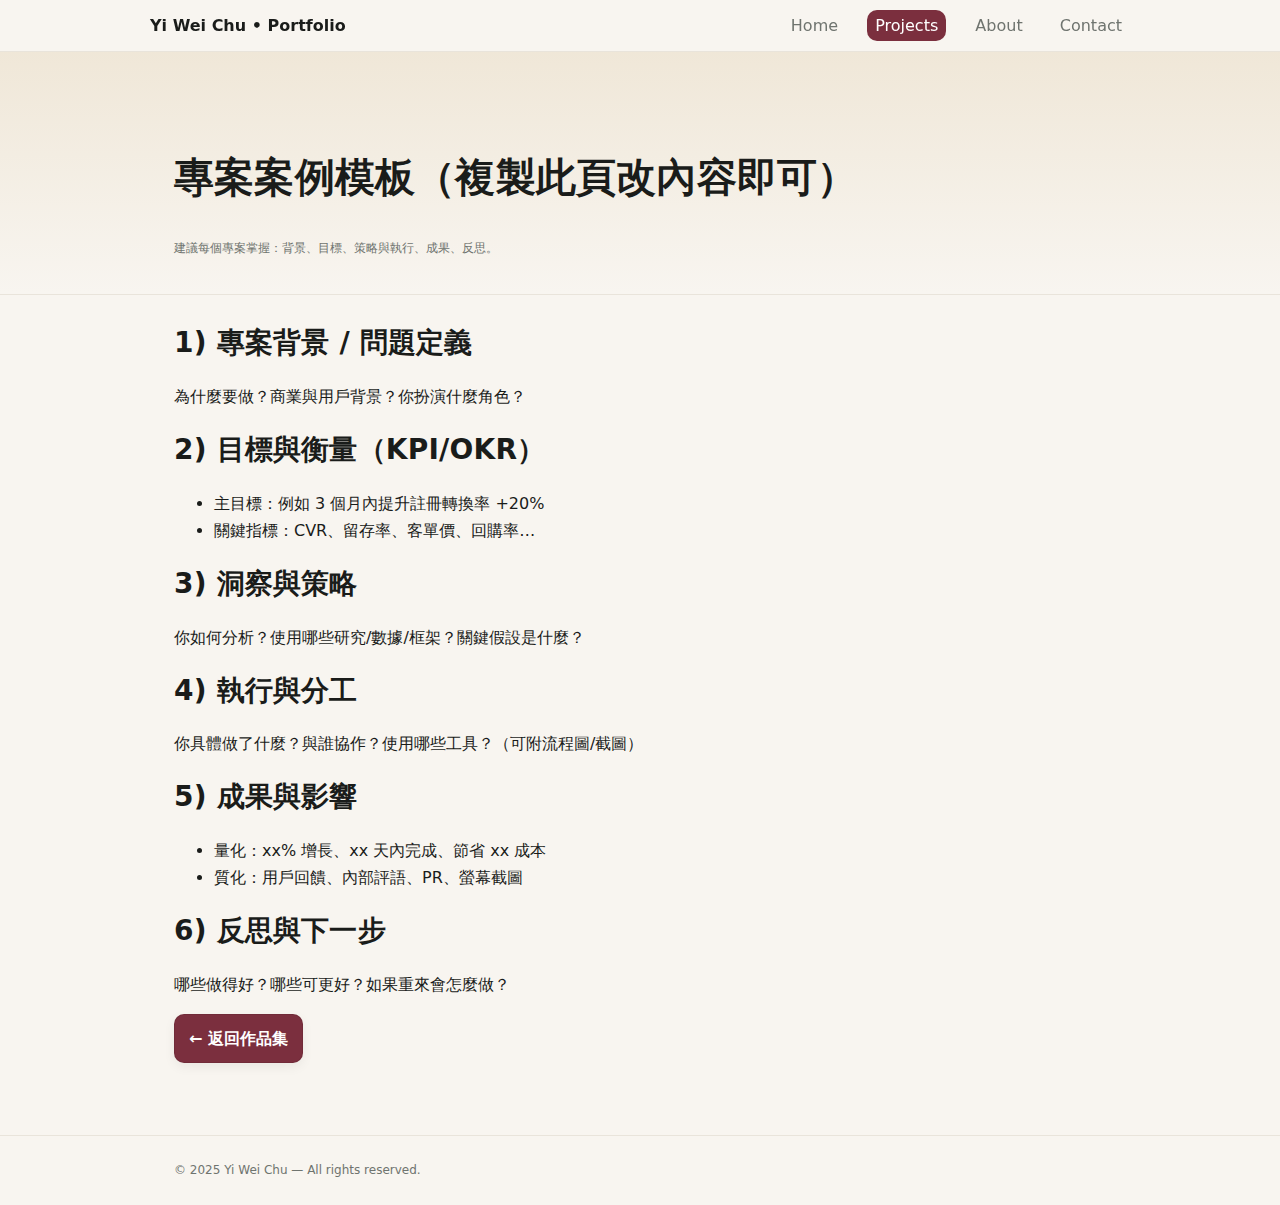
<file: project-template.html>
<!DOCTYPE html>
<html lang="zh-Hant">
<head>
  <meta charset="UTF-8" />
  <meta name="viewport" content="width=device-width, initial-scale=1.0" />
  <title>Project Case Template | 我的作品集</title>
  <link rel="stylesheet" href="style.css" />
</head>
<body>
  <nav class="nav">
    <div class="container nav-inner">
      <a class="brand" href="index.html">Yi Wei Chu • Portfolio</a>
      <div class="links">
        <a href="index.html">Home</a>
        <a href="projects.html" class="active">Projects</a>
        <a href="about.html">About</a>
        <a href="contact.html">Contact</a>
      </div>
    </div>
  </nav>

  <header class="hero">
    <div class="container">
      <h1>專案案例模板（複製此頁改內容即可）</h1>
      <p class="muted small">建議每個專案掌握：背景、目標、策略與執行、成果、反思。</p>
    </div>
  </header>

  <main class="container">
    <section class="section">
      <h2>1) 專案背景 / 問題定義</h2>
      <p>為什麼要做？商業與用戶背景？你扮演什麼角色？</p>

      <h2>2) 目標與衡量（KPI/OKR）</h2>
      <ul>
        <li>主目標：例如 3 個月內提升註冊轉換率 +20%</li>
        <li>關鍵指標：CVR、留存率、客單價、回購率…</li>
      </ul>

      <h2>3) 洞察與策略</h2>
      <p>你如何分析？使用哪些研究/數據/框架？關鍵假設是什麼？</p>

      <h2>4) 執行與分工</h2>
      <p>你具體做了什麼？與誰協作？使用哪些工具？（可附流程圖/截圖）</p>

      <h2>5) 成果與影響</h2>
      <ul>
        <li>量化：xx% 增長、xx 天內完成、節省 xx 成本</li>
        <li>質化：用戶回饋、內部評語、PR、螢幕截圖</li>
      </ul>

      <h2>6) 反思與下一步</h2>
      <p>哪些做得好？哪些可更好？如果重來會怎麼做？</p>

      <p><a class="btn" href="projects.html">← 返回作品集</a></p>
    </section>
  </main>

  <footer class="footer">
    <div class="container small">© 2025 Yi Wei Chu — All rights reserved.</div>
  </footer>
</body>
</html>
</file>
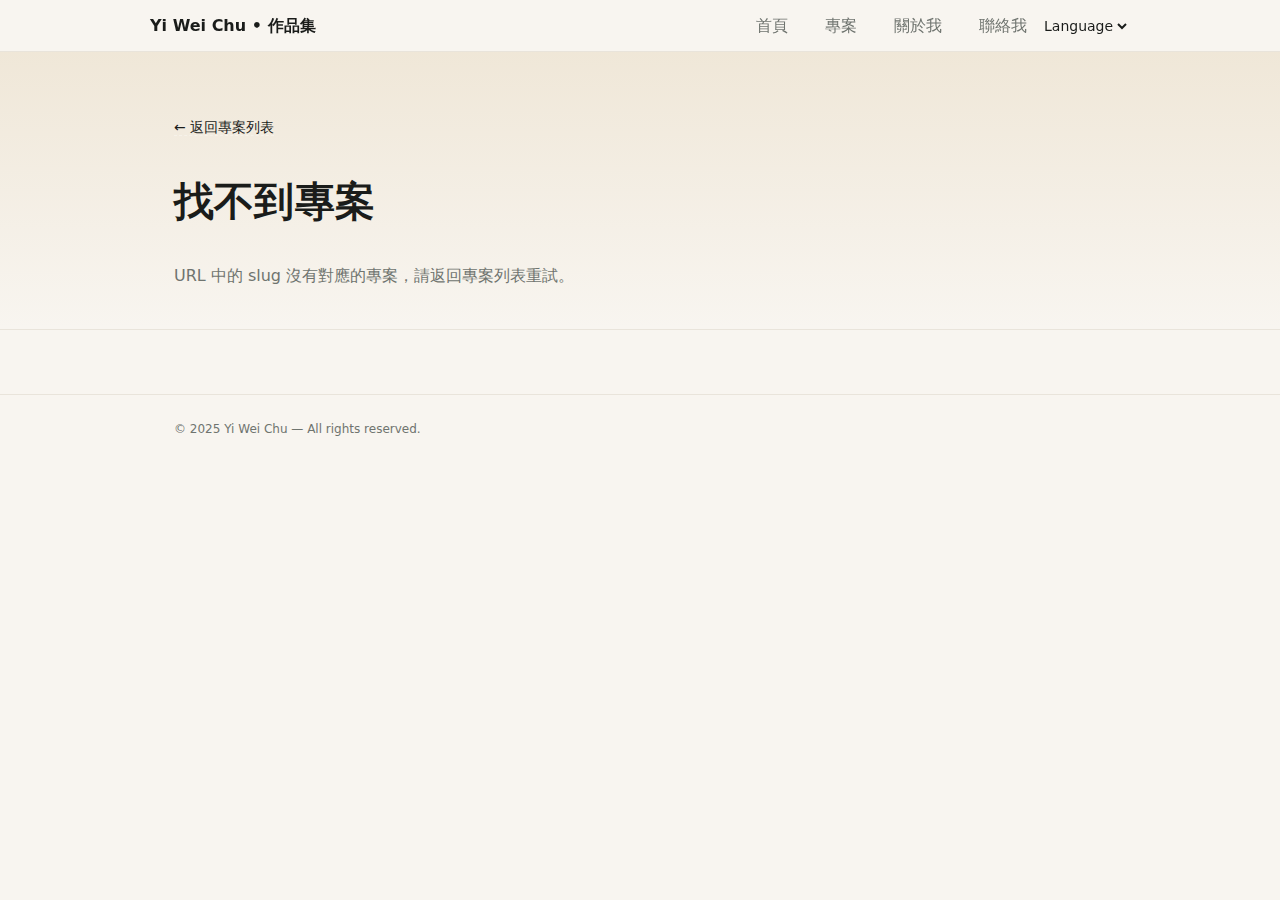
<file: project-zh.html>
<!DOCTYPE html>
<html lang="zh-Hant">
<head>
  <meta charset="UTF-8"/>
  <meta name="viewport" content="width=device-width, initial-scale=1.0"/>
  <title>專案 | Yi Wei Chu</title>
  <link rel="stylesheet" href="style.css"/>
  <style>
    * {
      box-sizing: border-box;
      font-family: ui-sans-serif, system-ui, -apple-system, "Segoe UI", Roboto, "Noto Sans TC","Helvetica Neue", Arial, "Apple Color Emoji","Segoe UI Emoji";
      color: var(--text);
    }
    .wrap { padding: 24px 0 8px; }
    .section { background: var(--card); border: 1px solid rgba(255,255,255,.10); border-radius: var(--radius); padding: 18px; margin-bottom: 16px; }
    .muted { color: var(--muted); }
    .breadcrumbs { font-size: 14px; margin-bottom: 8px; }
    .kv { display:grid; grid-template-columns: 160px 1fr; gap:10px; }
    .link { text-decoration:none; border-bottom:1px dashed rgba(255,255,255,.35); }
    .bullets { margin: 6px 0 0 18px; }
    .bullets li { margin: 4px 0; }
    @media (max-width: 800px){ .kv{ grid-template-columns: 1fr; } }

    /* 語言下拉（與其他頁一致） */
    .lang-select {
      background: transparent;
      border: none;
      color: var(--text);
      font-size: 14px;
      cursor: pointer;
    }
  </style>
</head>
<body>
  <nav class="nav">
    <div class="container nav-inner">
      <a class="brand" href="index-zh.html">Yi Wei Chu • 作品集</a>
      <div class="links">
        <a href="index-zh.html">首頁</a>
        <a href="projects-zh.html">專案</a>
        <a href="about-zh.html">關於我</a>
        <a href="contact-zh.html">聯絡我</a>
        <!-- 語言切換（保留 ?slug= 參數） -->
        <select class="lang-select" onchange="(function(sel){
          var params=new URLSearchParams(location.search);var slug=params.get('slug')||'';
          var q=slug?('?slug='+encodeURIComponent(slug)):'';
          location.href = sel.value==='en' ? ('project.html'+q) : ('project-zh.html'+q);
        })(this)">
          <option value=""selected>Language</option>
          <option value="en">English</option>
          <option value="zh" >中文</option>
        </select>
      </div>
    </div>
  </nav>

  <header class="hero">
    <div class="container">
      <div class="breadcrumbs"><a class="link" href="projects-zh.html">← 返回專案列表</a></div>
      <h1 id="title">專案</h1>
      <p class="muted" id="subtitle"></p>
    </div>
  </header>

  <main class="container wrap" id="content"></main>

  <footer class="footer">
    <div class="container small">© 2025 Yi Wei Chu — All rights reserved.</div>
  </footer>

  <script>
    /* ========= DATA（slug 與英文版保持一致） ========= */
    const ownBrands = [
      { category:"brand", slug:"enjade", title:"EnJade",
        brandOverview:"EnJade 是一個重新詮釋翡翠的珠寶品牌，將其視為文化載體與藝術表達的媒介。每件作品都擁有專屬故事，化為情感、文化與個人經驗的延伸。我們將東方的翡翠美學與西方的敘事藝術相融合，打破「老氣、昂貴、難以親近」的舊有印象，讓翡翠成為當代可穿戴藝術與自我表達的載體。",
        whyWeDoIt:"在主流珠寶市場中，翡翠長期被侷限於傳統價值與刻板印象。然而，翡翠蘊藏著跨越時代的文化意義與深厚情感。EnJade 的使命，就是突破這些藩籬，讓翡翠以平易近人、具時代感且富有藝術性的形式走進現代生活，成為述說個人故事與文化對話的媒介。",
        role:"創辦人暨企業策略",
        instagramUrls:[
          { label:"Instagram France", url:"https://www.instagram.com/enjade.fr/" },
          { label:"Instagram Taiwan", url:"https://www.instagram.com/en.jade_/" }
        ],
        websiteUrl:"https://www.enjade.fr/",
        achievements:[
          "Instagram 從 0 成長至 2,000+ 追蹤者，六個月即創造月 €14K+ 營收",
          "網店轉換率達 2%+；客單價由 €160 提升至 €200",
          "利用 Squarespace 架設網站並結合 GA 以及 SEO 優化",
          "官網導入 AI Curator，以智能化、故事導向的方式提供個人化翡翠推薦"
        ]
      },
      { category:"brand", slug:"lescs-news", title:"LesCs News",
        brandOverview:"LesCs News 是一個以青年為核心的公民自媒體平台，圍繞著一個簡單理念:「一杯咖啡的時間，就能獲得 1 c.c. 的國際新聞」。我們將國際與公共議題轉化為精簡、易懂且富有故事性的內容，結合新聞專業與社群文化，提高年輕人對世界的關注，並找到與自身的連結。",
        whyWeDoIt:"在資訊爆炸與知識落差擴大的時代，青年聲音往往缺席於全球對話，因為主流媒體無法用他們的語言溝通。LesCs News 致力於打破這些障礙，讓年輕人在輕鬆的日常節奏中吸收國際新聞，從而參與討論、形成觀點，並最終影響社會。",
        role:"共同創辦人",
        instagramUrls:[ { label:"LesCs News", url:"https://www.instagram.com/lescs.news/" } ],
        achievements:[
          "在台灣、法國與全球華語社群累積超過 14,000 名 Instagram 追蹤者",
          "透過互動式、故事驅動內容，維持穩定 5–7% 的互動率，提升青年對國際新聞的興趣",
          "與品牌與組織合作完成 20+ 跨產業協作專案"
        ]
      },
      { category:"brand", slug:"youthagora", title:"YouthAgora",
        brandOverview:"YouthAgora 將會是一個結合數位工具、文化交流與公民教育的青年參與平台，旨在促進年輕人發聲、合作與共創，連結在地與國際。我們希望確保青年議題不僅停留在討論層面，而是化為可執行、具體可見的改變。",
        whyWeDoIt:"新世代擁有創意與想法，卻常缺乏進入決策空間與公共對話的機會。YouthAgora 相信，只要擁有合適的工具與平台，青年便能跨越地理、文化與制度的界限，共同解決影響未來的挑戰。我們的存在，就是要讓青年不僅被聽見，更被真正看見並受到重視。",
        role:"創辦人暨品牌策略",
        instagramUrls:[ { label:"YouthAgora", url:"https://www.instagram.com/youthagora.studio_/" } ],
        achievements:[
          "建立初步品牌視覺識別與數位平台架構",
          "明確品牌定位與核心價值，確立「Youth Creates What’s Next」作為關鍵訊息",
          "與台灣與歐洲的青年組織展開初步合作對話",
          "入選台灣「青年海外築夢計畫」D-2-6 歐洲事務新星計畫，通過第一輪書審與面試階段"
        ]
      },
    ];

    /* ===== 12 Business Projects（slug 與英文版對齊） ===== */
    const businessProjects = [
      { category:"business", slug:"accor-bizdev", title:"雅高精品酒店數位體驗與市場拓展策略",
        industry:"酒店旅宿業", company:"Accor Group",
        description:"為雅高集團（Accor）旗下 Adagio 品牌設計進軍英國學生住宿市場的策略方案。專案涵蓋市場調研、競爭者分析、價值主張設計、營運模式規劃、行銷策略與財務模型，並聚焦可持續發展與社群共融，打造結合飯店式服務與長租學生公寓的混合型產品 Adagio Campus。",
        projectUrl:"https://www.canva.com/design/DAGdSggPWQU/m6xJncexd4eolbpFIhOtzA/edit?utm_content=DAGdSggPWQU&utm_campaign=designshare&utm_medium=link2&utm_source=sharebutton",
        objectives:[
          "藉由資產輕量化模式切入倫敦 Zone 2/3 學生住宿市場",
          "以可持續性與社群體驗為核心，建立品牌差異化",
          "提升雅高在新市場的營收成長與品牌滲透率",
          "將 Adagio Campus 打造成國際學生首選住宿品牌"
        ],
        tools:[
          "工具：Statista、Knight Frank Research、CBRE Research、Excel 財務模型、Canva 策略簡報",
          "技能與概念：市場分析（TAM/SAM/SOM）、競爭者 Benchmark、資產輕量化營運模式（Asset-light model）、價值主張設計（Value Proposition Canvas）、可持續策略制定（ESG & CSR Integration）、財務評估（ROI、EBIT Margin）、品牌定位與行銷策劃"
        ]
      },

      { category:"business", slug:"intl-strategy", title:"Les Bougies de Charroux 國際市場拓展與品牌在地化策略",
        industry:"家居香氛與生活用品", company:"Les Bougies de Charroux",
        description:"為法國手工香氛蠟燭品牌 Les Bougies de Charroux 制定進入日本市場的國際擴張策略。內容涵蓋市場與消費者分析、CAGE 距離分析、PESTEL 與波特鑽石模型應用、SWOT 與競品對標，以及針對日本高端禮品與生活方式市場的進入模式設計（快閃店測試、旗艦店、電商平台、購物中心佈局）。",
        projectUrl:"https://www.canva.com/design/DAGiMw42mTE/tcqiuzJk5pnz7eYfTcRL2A/edit?utm_content=DAGiMw42mTE&utm_campaign=designshare&utm_medium=link2&utm_source=sharebutton",
        objectives:[
          "在日本建立品牌知名度與高端定位，切入高成長的家居香氛市場",
          "利用品牌法式工藝與天然香氛優勢，吸引重視品質與可持續性的消費者",
          "減低文化適應與法規風險，優化供應鏈與在地合作",
          "建立可複製的市場進入模式，以利後續拓展亞洲其他市場"
        ],
        tools:[
          "工具：Statista、IMARC Group、Grand View Research、Excel（市場數據與財務估算）、Canva（策略簡報）",
          "技能與概念：市場進入策略（Market Entry Strategy）、CAGE 分析、PESTEL、波特鑽石模型（Porter’s Diamond Model）、SWOT 與競爭者分析、文化適應策略、品牌定位、零售通路規劃、風險管理與緩解措施",
        ]
      },

      { category:"business", slug:"supply-chain-walmart", title:"沃爾瑪人力優化與未來人資管理策略",
        industry:"零售與全球供應鏈管理", company:"沃爾瑪(Walmart)",
        description:"為 Walmart 倉儲運營設計最佳人力配置方案，分析 Cross-Dock、Storage 與 Hybrid 倉儲模式對人力需求、流程瓶頸及季節性波動的影響，並提出混合模式與自動化結合的勞動力策略，以兼顧效率、靈活性與風險控管。",
        projectUrl:"https://www.canva.com/design/DAGqtF6wJk0/EqWYHfbttgyUUq3ud1SuFg/edit?utm_content=DAGqtF6wJk0&utm_campaign=designshare&utm_medium=link2&utm_source=sharebutton",
        objectives:[
          "優化人力配置以應對高峰期需求波動（最高可達 40%）",
          "藉由混合倉儲模式平衡勞動力穩定性與處理速度",
          "藉助自動化減少瓶頸環節（尤其是 Picking 與 Put-away）",
          "建立可擴展、具彈性的季節性勞動力層級模型"
        ],
        tools:[
          "Tools: Excel (demand & labor simulation), Google Sheets (data analysis), Canva (strategy presentation).",
          "Skills & Concepts: Supply Chain Strategy Design, Warehouse Operations Analysis (Cross-Dock/Storage/Hybrid), Process Bottleneck Identification, Demand Volatility & Seasonality Forecasting, Flexible Workforce Planning, Layered Labor Model Development, Process Automation Planning."
        ]
      },

      { category:"business", slug:"saf", title:"永續航空燃料市場分析與價值鏈發展策略",
        industry:"航空航太產業", company:"法國航空(Air France)",
        description:"針對全球航空航太產業的減碳趨勢與永續航空燃料（SAF）政策進行研究與比較，分析主要國家與區域的法規、投資規模、採用進度及市場機會，並針對 SKF 如何與最具影響力的減碳組織建立商業合作提出策略建議。研究涵蓋歐盟 ETS、CORSIA、RefuelEU、SAF Grand Challenge 等政策框架，以及美國、歐洲與亞洲主要國家的市場動向與領導企業。",
        projectUrl:"https://www.canva.com/design/DAGVs1NesX4/Po9HrteL5G3M5ukoneYvOQ/edit?utm_content=DAGVs1NesX4&utm_campaign=designshare&utm_medium=link2&utm_source=sharebutton",
        objectives:[
          "識別全球 SAF 發展領先市場與高潛力合作夥伴",
          "分析主要國家與地區的減碳法規對航空航太供應鏈的影響",
          "提出 SKF 進入 SAF 相關供應鏈的策略與合作模式",
          "掌握產業減碳趨勢，促進技術創新與市場機會"
        ],
        tools:[
          "工具：國際能源與政策資料庫、ICAO 與 IATA 資料、Excel（數據整理與比較）、Canva（策略簡報）",
          "技能與概念：國際市場與法規分析、政策比較研究、永續航空燃料（SAF）市場評估、產業趨勢分析、合作夥伴策略規劃、減碳與 ESG 策略制定"
        ]
      },

      { category:"business", slug:"euronews", title:"Euronews 亞美尼亞數位多平台內容與品牌拓展策略",
        industry:"國際媒體與數位新聞平台", company:"歐洲新聞台(Euronews)",
        description:"為 Euronews 設計專屬於亞美尼亞及其全球僑民社群的數位與多媒體策略，推出 Euronews Armenia 多平台內容方案，包括短影音頻道（Barev by Euronews）、與亞美尼亞影響力人物合作的 Podcast（Barev.Talks）、行動新聞應用（Shorties）、AI 驅動的亞美尼亞數位文化檔案，以及智慧語音助理新聞服務。策略涵蓋市場分析、目標受眾研究、價值主張設計、行銷與變現模式規劃。",
        projectUrl:"https://drive.google.com/file/d/19M9Sdk3ckYmCkRd7nz5tNBMEiYS3Al5u/view?usp=sharing",
        objectives:[
          "建立 Euronews 在亞美尼亞與全球亞美尼亞僑民間的品牌影響力",
          "提供可信、易於取得且具文化連結的新聞與內容",
          "透過多平台內容與互動模式提升用戶參與度與黏著度",
          "創造多元變現模式（廣告、訂閱、合作與活動贊助）"
        ],
        tools:[
          "工具：Meta Ads、YouTube Studio、Spotify & Apple Podcast Analytics、Google Analytics、SEO 工具、Canva / Adobe Creative Suite",
          "技能與概念：市場與受眾分析、內容策略設計、多平台營運（影音、Podcast、App）、價值主張設計、社群媒體行銷、品牌定位、變現策略規劃、跨文化溝通"
        ]
      },

      { category:"business", slug:"cleanbeauty", title:"Clean Beauté • AI 驅動的護膚應用程式",
        industry:"美妝與數位健康科技", company:"Clean Beauté",
        description:"開發一款專為敏感肌族群設計的 Clean Beauté 行動應用程式，結合 AI 成分分析與個人化產品推薦，提供透明、安全的護膚資訊。平台功能包括 AI Clean Buddy 即時建議、皮膚科醫師線上諮詢、成分影響教育，以及使用者社群互動，並針對亞洲潮濕氣候市場進行早期導入。",
        projectUrl:"https://www.canva.com/design/DAGYc97Rjc4/M7HHKO09348idzGf342L0A/edit?utm_content=DAGYc97Rjc4&utm_campaign=designshare&utm_medium=link2&utm_source=sharebutton",
        objectives:[
          "協助敏感肌消費者快速找到安全、有效的護膚產品",
          "推動成分透明化與護膚知識普及",
          "建立 AI 驅動的專屬肌膚資料庫以提升推薦精準度",
          "創造多元變現模式（廣告、會員制、品牌合作、Freemium）"
        ],
        tools:[
          "工具：Figma（UI/UX 設計）、Google Analytics（用戶數據分析）、AWS / 雲端服務（後端架構）、社群媒體行銷工具（Meta Ads、Instagram Insights）",
          "技能與概念：市場分析與定位、產品開發規劃（MVP 到擴展）、AI 成分辨識與推薦系統設計、醫療與法規合規性研究、品牌合作與變現策略、數位行銷與用戶增長"
        ]
      },

      { category:"business", slug:"branding", title:"Victoria’s Secret 品牌重塑與社會影響策略",
        industry:"時尚零售與品牌管理", company:"Victoria’s Secret",
        description:"針對 Victoria’s Secret 長期面臨的身體形象爭議與市場下滑，進行品牌重塑策略設計與社會責任導向的行動方案提案。專案以 #CancerCareStalls 為核心，將乳癌自我檢測融入日常生活空間（如試衣間、辦公室洗手間），結合 QR code 手機應用程式，提供教學影片、定期提醒及資源連結，並與癌症協會合作建立專線支援。透過產品策略、品牌形象轉型及多元包容訊息，提升消費者信任與品牌長期價值。",
        projectUrl:"https://www.canva.com/design/DAGnmw6lv44/z8RvhL7hmxOu7n6cQ9wRRw/edit?utm_content=DAGnmw6lv44&utm_campaign=designshare&utm_medium=link2&utm_source=sharebutton",
        objectives:[
          "改善品牌形象，從單一性感標準轉向多元包容與真實女性故事",
          "增加消費者對品牌的情感連結與信任度",
          "借由健康倡議，建立品牌與顧客間更深層的關係",
          "促進乳癌早期檢測的社會影響力"
        ],
        tools:[
          "工具：Canva / Adobe Illustrator（行銷物設計）、Google Analytics（受眾洞察分析）、社群媒體廣告平台（Meta Ads Manager）、品牌識別模型（Brand Identity Prism）",
          "技能與概念：品牌再定位策略、社會影響力行銷（Cause Marketing）、競品分析（Benchmarking）、整合行銷溝通（IMC）、顧客旅程設計（Customer Journey Mapping）、跨產業合作策略"
        ]
      },

      { category:"business", slug:"hr", title:"人力資源 • 平衡策略與永續性的離職管理方案",
        industry:"人力資源管理", company:"個案研究",
        description:"針對企業在進行裁員時如何平衡 策略性人力資源管理（Strategic HRM） 與 永續性人力資源管理（Sustainable HRM） 進行分析與案例研究，探討 Netflix、Twitter（X）與 Dr. Reddy’s Laboratories 在裁員過程中的做法、成效與爭議，並提出可行的管理建議。專案涵蓋規劃、執行與後續管理三階段，強調透明溝通、員工關懷、合法合規與組織文化維護的重要性。",
        projectUrl:"https://www.canva.com/design/DAGbtpKnAEA/sxYov0wGpjL_IpbWzFSmzA/edit?utm_content=DAGbtpKnAEA&utm_campaign=designshare&utm_medium=link2&utm_source=sharebutton",
        objectives:[
          "分析不同企業在裁員管理中的策略與永續性表現",
          "提出平衡業務需求與員工福祉的裁員管理建議",
          "降低裁員對公司聲譽、內部士氣與組織信任的負面影響",
          "強化企業在全球化與數位化背景下的人力資源應變能力"
        ],
        tools:[
          "工具：Canva（簡報製作與案例比較）、Google Workspace（協作與文件整理）、案例分析框架（Benchmarking、Best Practices）",
          "技能與概念：策略性與永續性人資管理、裁員規劃與風險評估、變革管理、組織溝通技巧、跨文化管理、勞動法規遵循"
        ]
      },

      { category:"business", slug:"fastfashioncsr", title:"快時尚產業之企業社會責任現況與永續轉型策略",
        industry:"時尚零售與永續發展", company:"快時尚品牌",
        description:"本專案針對快速時尚產業的企業社會責任（CSR）挑戰與永續發展策略進行研究與分析。內容涵蓋勞動條件、環境污染、消費者行為與過度消費等核心議題，並評估主要品牌的政策承諾、供應鏈透明度與實際行動差距。透過對歐盟、美國及地方法規（如 EU Ecodesign、U.S. FABRIC Act、法國快時尚法案等）的比較，提出從政策、治理到供應鏈管理的改善建議，並探討如何避免「漂綠」（Greenwashing）以實現真正的永續轉型。",
        projectUrl:"https://www.canva.com/design/DAGgrVaRkj0/rpXIgLkWIyDsC7I1nQYs_Q/edit?utm_content=DAGgrVaRkj0&utm_campaign=designshare&utm_medium=link2&utm_source=sharebutton",
        objectives:[
          "識別快速時尚產業在 CSR 與永續目標上的主要缺口",
          "提出品牌在平衡獲利、員工權益與環境保護間的具體策略",
          "分析法規與利害關係人對企業永續行動的影響",
          "提升產業透明度並降低環境與社會負面影響"
        ],
        tools:[
          "工具：Google Workspace（協作與簡報）、Excel（數據整理）、行業資料庫（Market & Policy Reports）",
          "技能與概念：企業社會責任（CSR）分析、利害關係人分析（Stakeholder Mapping）、法規比較分析、永續供應鏈管理、綠色行銷與漂綠辨識、循環經濟策略"
        ]
      },

      { category:"business", slug:"aichallenge", title:"AI 驅動的即時專家學習與互動平台",
        industry:"教育科技與人工智慧", company:"Confidential",
        description:"本專案旨在開發一個融合 AI 與人類專家的混合式學習平台，解決學習者在自學過程中遇到的資訊不可靠、AI 回答不精準以及缺乏即時專家指導的痛點。平台透過 AI 助手提供即時、具情境化的解答，同時由驗證過的專家提供專業知識與實務見解，確保學習者獲得高品質、可信賴的知識來源。",
        projectUrl:"https://www.canva.com/design/DAGV4d7A7Gg/UKKqd39Dr613-4eozxpSRw/edit?utm_content=DAGV4d7A7Gg&utm_campaign=designshare&utm_medium=link2&utm_source=sharebutton",
        objectives:[
          "消除專業指導的障礙，讓學習者可隨時隨地獲得專家知識",
          "支援深度自學，幫助學習者釐清疑難並掌握複雜議題",
          "強化 AI 與專家之間的互補優勢，提升回應精準度與實用性",
          "建立可持續的知識共享與專業社群，促進教育影響力與市場價值"
        ],
        tools:[
          "工具：Lean Startup Methodology、MVP 開發、用戶測試與數據分析",
          "技術概念：人機協作 (Human-in-the-Loop AI)、情境化回應設計、知識驗證機制",
          "專案技能：需求分析、快速原型設計、KPI 制定與追蹤、商業模式設計"
        ]
      },

      { category:"business", slug:"corporate-finance", title:"Nokia–Microsoft 策略合作財務決策分析",
        industry:"行動通訊與消費電子產業", company:"Nokia",
        description:"本專案針對 Nokia 與 Microsoft 的策略合作背景下，分析公司在面臨市場份額下降、競爭加劇與財務壓力下的融資需求，並評估多種資金籌措方案（發行長期債券、增發股權、削減股息、減少現金儲備）的優缺點，提出最適融資組合建議以支持轉型策略的落實。",
        projectUrl:"https://docs.google.com/presentation/d/1n1hWAPKQbQ-ZVxpXjCCC8x2FtWNKamDN/edit?usp=drive_link&ouid=114482293387429937395&rtpof=true&sd=true",
        objectives:[
          "重新評估財務政策以支撐廣泛的策略轉型計畫",
          "平衡外部融資需求與財務靈活性",
          "在維持信用評級與投資者信心的同時確保資金充足",
          "制定兼顧資本結構穩定性與市場訊號的融資組合"
        ],
        tools:[
          "財務分析工具：Excel（損益表、資產負債表、現金流量表預測）、比率分析（Debt/EBITDA、EPS、Cash-to-Sales Ratio）",
          "概念與技能：SWOT 分析、資本結構理論、融資策略比較、風險與報酬權衡、信用評級影響分析、策略性融資組合設計"
        ]
      },

      { category:"business", slug:"performance-evaluation", title:"機場旅遊零售績效評估與提升策略",
        industry:"旅遊零售與航空服務", company:"Aélia",
        description:"本專案以巴黎戴高樂機場及其主要航空公司為背景，為 Aélia 旅遊零售商設計一套績效管理系統（Performance Management System, PMS），以爭取 5 年特許經營權並提升品牌在機場與航空合作夥伴間的競爭力。策略核心結合 高銷售額、強夥伴關係、永續經營，並透過平衡計分卡（Balanced Scorecard）規劃財務、顧客、內部流程及學習成長面向的目標與 KPI。",
        projectUrl:"https://www.canva.com/design/DAGgH_qmoro/ZDC4EjHnTOVZvXwTCZflKQ/edit?utm_content=DAGgH_qmoro&utm_campaign=designshare&utm_medium=link2&utm_source=sharebutton",
        objectives:[
          "提高每位旅客銷售額（SPP），最大化機場與航空公司佣金與分紅",
          "提升旅客購物體驗，將機場定位為高端購物目的地",
          "建立與機場及航空公司的長期合作夥伴關係",
          "推動永續經營與企業社會責任，維護品牌形象"
        ],
        tools:[
          "分析工具：Balanced Scorecard、KPI 設定與績效追蹤、顧客回饋系統",
          "商業概念：旅遊零售管理、夥伴關係管理、永續策略設計",
          "專案技能：績效管理系統設計、財務與營運數據分析、轉化率與效率優化"
        ]
      },
    ];

    /* 自架網站（與英文版一致） */
    const selfHosted = [
      { category:"selfhost", slug:"cyw-portfolio", title:"Yi Wei Chu 個人網站",
        companyDescription:"自建個人網站 • HTML5 + CSS3 + Vanilla JS + Visual Studio Code",
        websiteUrl:null,
        objectives:[
          "建立快速、極簡且完全可控的個人網站",
          "展示專案作品，採用乾淨俐落的介面設計與簡潔的程式結構"
        ],
        tools:["HTML5","CSS3", "Vanilla JS","Visual Studio Code"]
      },
      { category:"selfhost", slug:"enjade-site", title:"EnJade.fr Website",
        role:"創辦人暨企業策略",
        companyDescription:"直營珠寶品牌導入 AI 智能化推薦系統，專注於翡翠現代化設計與故事化行銷",
        websiteUrl:"https://www.enjade.fr/",
        objectives:[
          "上線官方直營銷售渠道，結合沉浸式品牌故事行銷",
          "建立 SEO 基礎，打造長期自然流量",
          "整合 AI 智能化推薦系統，提升個人化購物體驗",
          "實現第一方數據收集，未來可用於 CRM 與再行銷",
          "精簡商品陳列更新流程，加速產品迭代"
        ],
        tools:["Squarespace","GA","AI Chatbox","SEO"]
      },
      { category:"selfhost", slug:"top-credit-oversea", title:"Top Credit Oversea Co. Website",
        role:"專案經理",
        companyDescription:"專注於訂製家用紡織品的製造與貿易公司（透過生產與採購合作模式，為全球客戶提供服務）",
        websiteUrl:"https://topcreditoverseaco.wixsite.com/about",
        objectives:[
          "建立數位展廳，以高解析度視覺展示紡織產品",
          "整合 RFQ（詢價單）功能，支援全球買家直接發送 B2B 詢問",
          "收集第一方潛在客戶資料，用於後續跟進與主動開發",
          "呈現公司 30+ 年紡織專業，強化信任感與品牌公信力"
        ],
        tools:["Wix"]
      }
    ];

    const DATA = [...ownBrands, ...businessProjects, ...selfHosted];

    /* ========= HELPERS ========= */
    const qs = name => new URLSearchParams(window.location.search).get(name);
    const el = html => { const t=document.createElement('template'); t.innerHTML=html.trim(); return t.content.firstChild; };
    const list = arr => (!arr || !arr.length) ? '' : `<ul class="bullets">${arr.map(x=>`<li>${x}</li>`).join('')}</ul>`;

    /* ========= RENDER ========= */
    const slug = qs('slug');
    const project = DATA.find(p => p.slug === slug);

    const titleEl = document.getElementById('title');
    const subtitleEl = document.getElementById('subtitle');
    const content = document.getElementById('content');

    if(!project){
      titleEl.textContent = '找不到專案';
      subtitleEl.textContent = 'URL 中的 slug 沒有對應的專案，請返回專案列表重試。';
    } else {
      titleEl.textContent = project.title;

      if(project.category === 'brand'){
        subtitleEl.textContent = '';

        // 1) 概述
        content.appendChild(el(`
          <section class="section">
            <h2>概述</h2>
            <p>${project.brandOverview || '—'}</p>
          </section>
        `));

        // 2) 為什麼要做（有填才顯示）
        if (project.whyWeDoIt) {
          content.appendChild(el(`
            <section class="section">
              <h2>為什麼要做</h2>
              <p>${project.whyWeDoIt}</p>
            </section>
          `));
        }

        // 3) 我的角色與管道
        content.appendChild(el(`
          <section class="section">
            <h2>我的角色與管道</h2>
            <div class="kv">
              <div><b>我的角色</b></div><div>${project.role || '-'}</div>
              <div><b>品牌 Instagram</b></div>
              <div>
                ${(project.instagramUrls||[]).map(insta =>
                  `<a class="link" href="${insta.url}" target="_blank" rel="noopener">${insta.label}</a>`
                ).join('<br>') || '-'}
              </div>
              ${project.websiteUrl ? `<div><b>官方網站</b></div><div><a class="link" href="${project.websiteUrl}" target="_blank" rel="noopener">${project.websiteUrl}</a></div>` : ''}
            </div>
          </section>
        `));

        // 4) 我們的成果
        content.appendChild(el(`
          <section class="section">
            <h2>我們的成果</h2>
            ${list(project.achievements)}
          </section>
        `));

      } else {
        // Business / Self-hosted
        subtitleEl.textContent =
          project.brandDescription || project.companyDescription || project.description || '';

        // 概述（含連結）
        content.appendChild(el(`
          <section class="section">
            <h2>概述</h2>
            <div class="kv">
              <div><b>類別</b></div><div>${project.category}</div>
              ${project.role ? `<div><b>我的角色</b></div><div>${project.role}</div>` : ''}
              ${project.industry ? `<div><b>產業</b></div><div>${project.industry}</div>` : ''}
              ${project.company ? `<div><b>公司 / 個案</b></div><div>${project.company}</div>` : ''}
              ${project.projectUrl ? `<div><b>專案連結</b></div><div><a class="link" href="${project.projectUrl}" target="_blank" rel="noopener">查看簡報</a></div>` : ''}
              ${project.websiteUrl ? `<div><b>官方網站</b></div><div><a class="link" href="${project.websiteUrl}" target="_blank" rel="noopener">${project.websiteUrl}</a></div>` : ''}
            </div>
          </section>
        `));

        if(project.objectives) content.appendChild(el(`<section class="section"><h2>目標</h2>${list(project.objectives)}</section>`));
        if(project.results) content.appendChild(el(`<section class="section"><h2>成效</h2>${list(project.results)}</section>`));
        if(project.tools) content.appendChild(el(`<section class="section"><h2>工具 / 能力</h2>${list(project.tools)}</section>`));
      }
    }
  </script>
</body>
</html>
</file>
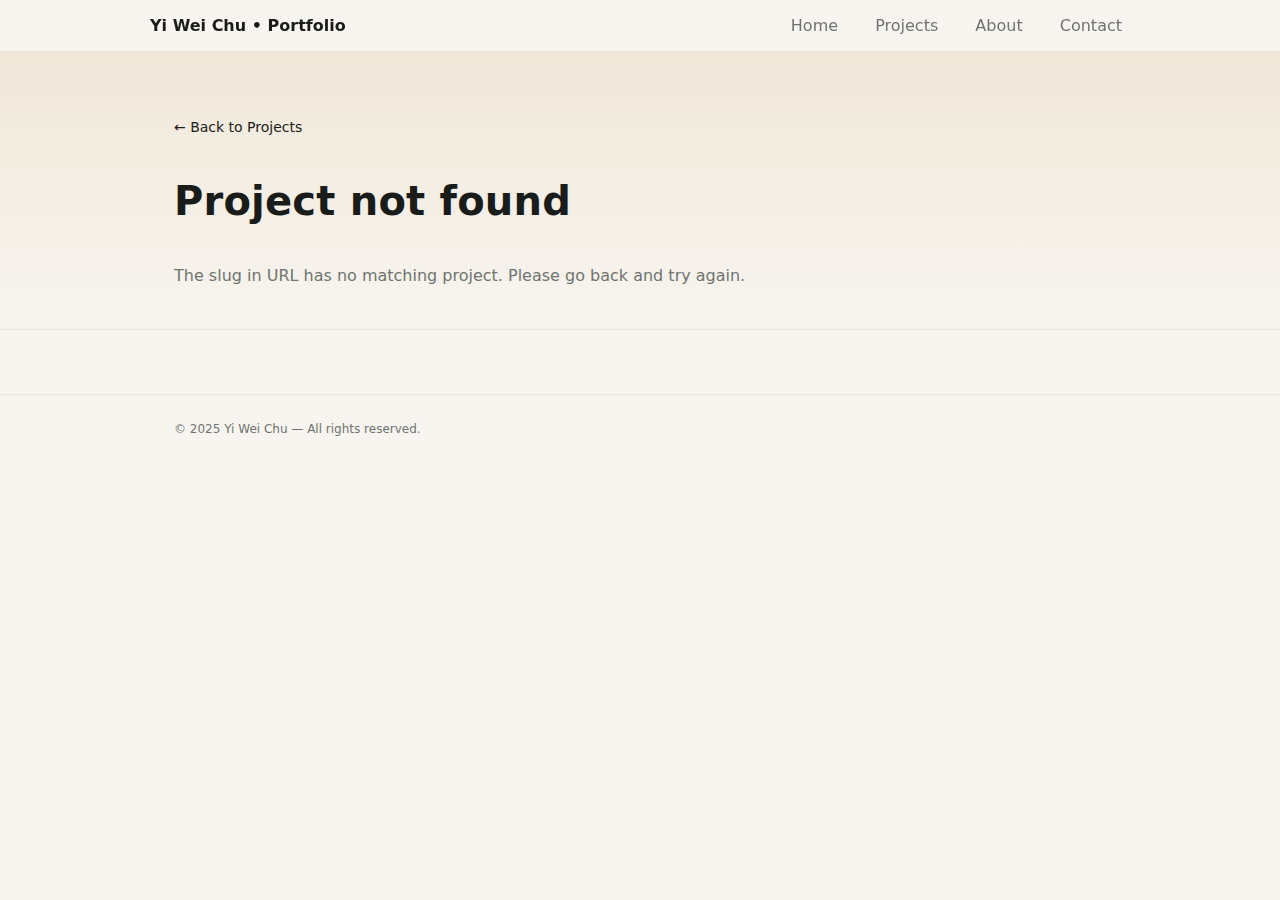
<file: project.html>
<!DOCTYPE html>
<html lang="en">
<head>
  <meta charset="UTF-8"/>
  <meta name="viewport" content="width=device-width, initial-scale=1.0"/>
  <title>Project | Yi Wei Chu</title>
  <link rel="stylesheet" href="style.css"/>
  <style>
    * { box-sizing: border-box; font-family: ui-sans-serif, system-ui, -apple-system, "Segoe UI", Roboto, "Noto Sans TC","Helvetica Neue", Arial, "Apple Color Emoji","Segoe UI Emoji"; color: var(--text); }
    .wrap { padding: 24px 0 8px; }
    .section { background: var(--card); border: 1px solid rgba(255,255,255,.10); border-radius: var(--radius); padding: 18px; margin-bottom: 16px; }
    .muted { color: var(--muted); }
    .breadcrumbs { font-size: 14px; margin-bottom: 8px; }
    .kv { display:grid; grid-template-columns: 160px 1fr; gap:10px; }
    .link { text-decoration:none; border-bottom:1px dashed rgba(255,255,255,.35); }
    .bullets { margin: 6px 0 0 18px; }
    .bullets li { margin: 4px 0; }
    @media (max-width: 800px){ .kv{ grid-template-columns: 1fr; } }
  </style>
</head>
<body>
  <nav class="nav">
    <div class="container nav-inner">
      <a class="brand" href="index.html">Yi Wei Chu • Portfolio</a>
      <div class="links">
        <a href="index.html">Home</a>
        <a href="projects.html">Projects</a>
        <a href="about.html">About</a>
        <a href="contact.html">Contact</a>
      </div>
    </div>
  </nav>

  <header class="hero">
    <div class="container">
      <div class="breadcrumbs"><a class="link" href="projects.html">← Back to Projects</a></div>
      <h1 id="title">Project</h1>
      <p class="muted" id="subtitle"></p>
    </div>
  </header>

  <main class="container wrap" id="content"></main>

  <footer class="footer">
    <div class="container small">© 2025 Yi Wei Chu — All rights reserved.</div>
  </footer>

  <script>
    /* ========= DATA（確保 slug 與 projects.html 完全一致） ========= */
    const ownBrands = [
      { category:"brand", slug:"enjade", title:"EnJade",
        brandOverview:"EnJade is a jewelry brand that reimagines jadeite as a cultural vessel and artistic expression. Each piece is given a unique story, transforming it into an extension of emotion, culture, and personal experience. By blending Eastern jade aesthetics with Western narrative artistry, we break away from the outdated perception of jade as old-fashioned, overly expensive, and out of reach—making it a medium for contemporary wearable art and self-expression.",
        whyWeDoIt:"In the mainstream jewelry market, jadeite has long been confined to traditional values and stereotypes. Yet jade carries a timeless cultural significance and emotional depth. EnJade’s mission is to break these boundaries, allowing jade to enter modern life as an accessible, relevant, and artful medium for personal stories and cultural dialogue.",
        role:"Founder & Project Lead",
        instagramUrls:[
          { label:"Instagram France", url:"https://www.instagram.com/enjade.fr/" },
          { label:"Instagram Taiwan", url:"https://www.instagram.com/en.jade_/" }
        ],
        websiteUrl:"https://www.enjade.fr/",
        achievements:[
          "Grew Instagram from 0 to 2,000+ followers and €14K+/month revenue within six months of launch.",
          "2%+ store conversion; AOV €160 → €200",
          "Launched Squarespace storefront with SEO/CRM",
          "Introduces AI Curator, delivering personalized jadeite recommendations through intelligent, story-driven curation."
        ]
      },
      { category:"brand", slug:"lescs-news", title:"LesCs News",
        brandOverview:"LesCs News is a youth-centered civic media platform built around one simple idea: in the time it takes to enjoy a cup of coffee, you can get 1 c.c. of Global news. We transform international and public affairs into concise, relatable, and story-driven content, merging journalistic rigor with social media culture, so that young people can see the world and discover their personal connection to it.",
        whyWeDoIt:"In an age of information overload and widening knowledge gaps, young voices are often missing from global conversations because mainstream media doesn’t speak their language. LesCs News exists to break down these barriers, making it possible for young people to absorb world news in a relaxed, everyday rhythm—enabling them to engage, form perspectives, and ultimately shape society.",
        role:"Co-operator & Project Lead",
        instagramUrls:[ { label:"LesCs News", url:"https://www.instagram.com/lescs.news/" } ],
        achievements:[
          "Built an Instagram following of 14,000+ across Taiwan, France, and the global Chinese-speaking community.",
          "Maintained a consistent 5–7% engagement rate by using interactive, story-driven content to boost young audiences’ interest in global news.",
          "Collaborated with other brand and organizations to complete 20+ cross-industry collaboration projects."
        ]
      },
      { category:"brand", slug:"youthagora", title:"YouthAgora",
        brandOverview:"YouthAgora is a youth engagement platform that integrates digital tools, cultural exchange, and civic education to empower young people to speak up, collaborate, and co-create at the intersection of local and global. We aim to ensure that youth issues move beyond discussion and become actionable change with tangible impact.",
        whyWeDoIt:"Young generations have ideas and creativity but often lack access to decision-making spaces and public discourse. YouthAgora believes that when equipped with the right tools and platforms, youth can transcend geographical, cultural, and institutional boundaries to tackle the challenges shaping our future. We exist to make sure young people are not only heard but truly seen and taken seriously.",
        role:"Founder",
        instagramUrls:[ { label:"YouthAgora", url:"https://www.instagram.com/youthagora.studio_/" } ],
        achievements:[
          "Defined brand positioning and core values, establishing “Youth Creates What’s Next” as the key message.",
          "Developed initial brand visual identity and digital platform framework.",
          "Initiated early conversations with youth organizations in Taiwan and Europe to explore potential collaborations.",
          "Selected for Taiwan’s “Youth Overseas Dream Realization Fund” under the D-2-6 European Affairs Rising Star program, advancing through the first-round screening and interview stage."
        ]
      },
    ];

    /* ===== 12 Business Projects（每個都帶 projectUrl；與 projects.html 對齊 slug） ===== */
    const businessProjects = [
      { category:"business", slug:"accor-bizdev", title:"Accor Boutique Hotel Digital Experience & Market Expansion Strategy",
        industry:"Hospitality", company:"Accor Group",
        description:"Developed a market entry strategy for Accor’s Adagio brand into the UK student housing sector. The project covered market research, competitor benchmarking, value proposition design, operational model planning, marketing strategy, and financial modeling. Focused on blending hotel-grade hospitality with long-stay student accommodation under the new “Adagio Campus” concept, incorporating sustainability and community engagement as core differentiators.",
        projectUrl:"https://www.canva.com/design/DAGdSggPWQU/m6xJncexd4eolbpFIhOtzA/edit?utm_content=DAGdSggPWQU&utm_campaign=designshare&utm_medium=link2&utm_source=sharebutton",
        objectives:[
          "Enter London Zone 2/3 PBSA market via an asset-light model.",
          "Build brand differentiation through sustainability and community-driven experiences.",
          "Increase Accor’s revenue growth and market penetration in a new segment.",
          "Position Adagio Campus as the preferred accommodation choice for international students."
        ],
        tools:[
          "Tools: Statista, Knight Frank Research, CBRE Research, Excel (financial modeling), Canva (strategy presentation).",
          "Skills & Concepts: Market Analysis (TAM/SAM/SOM), Competitor Benchmarking, Asset-light Operational Model, Value Proposition Canvas, Sustainability Strategy (ESG & CSR Integration), Financial Evaluation (ROI, EBIT Margin), Brand Positioning & Marketing Strategy."
        ]
      },

      { category:"business", slug:"intl-strategy", title:"Les Bougies de Charroux International Market Expansion & Brand Localization Strategy",
        industry:"Fragrance / CPG", company:"Les Bougies de Charroux",
        description:"Developed an international market entry strategy for Les Bougies de Charroux, a French artisanal scented candle brand, to expand into Japan. The project included market and consumer research, CAGE distance framework, PESTEL and Porter’s Diamond Model analysis, SWOT and competitive benchmarking, and the design of entry modes targeting Japan’s premium gifting and lifestyle market (pop-up store testing, flagship store, e-commerce platforms, and shopping mall presence).",
        projectUrl:"https://www.canva.com/design/DAGiMw42mTE/tcqiuzJk5pnz7eYfTcRL2A/edit?utm_content=DAGiMw42mTE&utm_campaign=designshare&utm_medium=link2&utm_source=sharebutton",
        objectives:[
          "Build brand awareness and premium positioning in Japan’s growing home fragrance market.",
          "Leverage French craftsmanship and natural fragrance strengths to attract quality- and sustainability-conscious consumers",
          "Mitigate cultural adaptation and regulatory risks while optimizing local supply chain partnerships.",
          "Create a replicable market entry model for future expansion into other Asian markets."
        ],
        tools:[
          "Tools: Statista, IMARC Group, Grand View Research, Excel (market data & financial estimation), Canva (strategy presentation).",
          "Skills & Concepts: Market Entry Strategy, CAGE Framework, PESTEL Analysis, Porter’s Diamond Model, SWOT & Competitor Benchmarking, Cultural Adaptation Strategy, Brand Positioning, Retail Channel Planning, Risk Management & Mitigation.",
        ]
      },

      { category:"business", slug:"supply-chain-walmart", title:"Walmart Workforce Optimization & Future HR Management Strategy",
        industry:"Retail & Global Supply Chain Management", company:"Walmart",
        description:"Developed an optimized staffing strategy for Walmart’s warehouse operations, analyzing the impact of Cross-Dock, Storage, and Hybrid models on labor requirements, process bottlenecks, and seasonal demand fluctuations. Proposed a hybrid warehousing approach integrated with selective automation to balance efficiency, flexibility, and risk management.",
        projectUrl:"https://www.canva.com/design/DAGqtF6wJk0/EqWYHfbttgyUUq3ud1SuFg/edit?utm_content=DAGqtF6wJk0&utm_campaign=designshare&utm_medium=link2&utm_source=sharebutton",
        objectives:[
          "Optimize workforce allocation to handle seasonal demand spikes (up to 40%).",
          "Use a hybrid warehousing model to balance labor stability and throughput speed.",
          "Reduce bottlenecks (especially Picking and Put-away) through targeted automation.",
          "Build a scalable, flexible layered labor model for peak and off-peak periods."
        ],
        tools:[
          "Tools: Excel (demand & labor simulation), Google Sheets (data analysis), Canva (strategy presentation).",
          "Skills & Concepts: Supply Chain Strategy Design, Warehouse Operations Analysis (Cross-Dock/Storage/Hybrid), Process Bottleneck Identification, Demand Volatility & Seasonality Forecasting, Flexible Workforce Planning, Layered Labor Model Development, Process Automation Planning."
        ]
      },

      { category:"business", slug:"saf", title:"SAF Sustainable Aviation Fuel Market Analysis & Value Chain Development Strategy",
        industry:"Aerospace", company:"Confidential",
        description:"Comprehensive analysis of decarbonization policies and SAF markets across regions; recommendations on partnerships and entry strategies aligned with frameworks such as EU ETS, CORSIA, and RefuelEU.",
        projectUrl:"https://www.canva.com/design/DAGVs1NesX4/Po9HrteL5G3M5ukoneYvOQ/edit?utm_content=DAGVs1NesX4&utm_campaign=designshare&utm_medium=link2&utm_source=sharebutton",
        objectives:[
          "Identify leading SAF markets and collaboration partners.",
          "Assess policy impact on aerospace supply chains.",
          "Recommend SKF-aligned partnership and entry strategies.",
          "Leverage decarbonization to drive innovation and growth."
        ],
        tools:[
          "Tools: ICAO/IATA resources, energy policy databases, Excel, Canva.",
          "Skills & Concepts: Policy benchmarking, market assessment, partnership strategy, ESG."
        ]
      },

      { category:"business", slug:"euronews", title:"Euronews Armenia Digital Multi-Platform Content & Brand Expansion Strategy",
        industry:"International Media & Digital News", company:"Euronews",
        description:"Multi-platform content & marketing plan for local and diaspora audiences, including short-video, podcasts, micro-news app, AI heritage archive, and voice assistant news.",
        projectUrl:"https://drive.google.com/file/d/19M9Sdk3ckYmCkRd7nz5tNBMEiYS3Al5u/view?usp=sharing",
        objectives:[
          "Build brand presence among Armenians worldwide.",
          "Deliver trustworthy, culturally connected content.",
          "Increase engagement via multi-platform interaction.",
          "Diversify revenue (ads, subs, partnerships, events)."
        ],
        tools:[
          "Tools: Meta Ads, YouTube Studio, Podcast Analytics, GA, SEO tools.",
          "Skills & Concepts: Content strategy, IMC, monetization, cross-cultural comms."
        ]
      },

      { category:"business", slug:"cleanbeauty", title:"Clean Beauté • AI-Powered Skincare App",
        industry:"Beauty & Digital Health Tech", company:"Clean Beauté",
        description:"AI assistant for ingredient transparency and personalized skincare; features include dermatologist consults, education, and community.",
        projectUrl:"https://www.canva.com/design/DAGYc97Rjc4/M7HHKO09348idzGf342L0A/edit?utm_content=DAGYc97Rjc4&utm_campaign=designshare&utm_medium=link2&utm_source=sharebutton",
        objectives:[
          "Help sensitive-skin users find safe, effective products.",
          "Promote ingredient transparency and education.",
          "Build AI database to raise recommendation accuracy.",
          "Monetize via ads, memberships, partnerships."
        ],
        tools:[
          "Tools: Figma, GA, cloud hosting, social tools.",
          "Skills & Concepts: MVP planning, AI recommendation, compliance, growth."
        ]
      },

      { category:"business", slug:"branding", title:"Victoria’s Secret Rebranding & Social Impact Strategy",
        industry:"Fashion Retail & Brand Management", company:"Victoria’s Secret",
        description:"#CancerCareStalls initiative integrates breast self-exam awareness into everyday spaces with QR-based tutorials; aligned with inclusive brand repositioning.",
        projectUrl:"https://www.canva.com/design/DAGnmw6lv44/z8RvhL7hmxOu7n6cQ9wRRw/edit?utm_content=DAGnmw6lv44&utm_campaign=designshare&utm_medium=link2&utm_source=sharebutton",
        objectives:[
          "Shift image toward inclusive authenticity.",
          "Strengthen emotional connection & trust.",
          "Leverage health advocacy for deeper relationships.",
          "Promote early detection and social impact."
        ],
        tools:[
          "Tools: Canva/AI, GA, Ads Manager; Brand Identity Prism.",
          "Skills & Concepts: Repositioning, cause marketing, IMC, partnerships."
        ]
      },

      { category:"business", slug:"hr", title:"Layoff Management • Balancing Strategy and Sustainability",
        industry:"Human Resources Management", company:"Case Studies",
        description:"Best practices across Netflix, Twitter(X), Dr. Reddy’s; focus on transparent comms, compliance, and culture preservation.",
        projectUrl:"https://www.canva.com/design/DAGbtpKnAEA/sxYov0wGpjL_IpbWzFSmzA/edit?utm_content=DAGbtpKnAEA&utm_campaign=designshare&utm_medium=link2&utm_source=sharebutton",
        objectives:[
          "Balance SHRM and Sustainable HRM during layoffs.",
          "Reduce morale/reputation damage.",
          "Maintain compliance and cultural integrity.",
          "Improve adaptability post-restructuring."
        ],
        tools:[
          "Tools: PowerPoint, Google Workspace.",
          "Skills & Concepts: Change mgmt, comms, benchmarking, cross-cultural mgmt."
        ]
      },

      { category:"business", slug:"fastfashioncsr", title:"CSR Challenges & Sustainability Transformation in the Fast Fashion Industry",
        industry:"Fashion Retail & Sustainability", company:"Case Studies",
        description:"Regulatory comparisons (EU/US/FR), labor/environment issues, greenwashing risk, and supply-chain governance improvements.",
        projectUrl:"https://www.canva.com/design/DAGgrVaRkj0/rpXIgLkWIyDsC7I1nQYs_Q/edit?utm_content=DAGgrVaRkj0&utm_campaign=designshare&utm_medium=link2&utm_source=sharebutton",
        objectives:[
          "Identify gaps in CSR & sustainability practice.",
          "Balance profitability, worker rights, environment.",
          "Assess impact of regs & stakeholder pressure.",
          "Promote transparency and harm reduction."
        ],
        tools:[
          "Tools: Google Workspace, Excel, industry reports.",
          "Skills & Concepts: CSR analysis, stakeholder mapping, circular economy."
        ]
      },

      { category:"business", slug:"aichallenge", title:"AI-Powered Real-Time Expert Learning & Interaction Platform",
        industry:"EdTech & AI", company:"Confidential",
        description:"Human-in-the-loop AI platform combining verified expert content with contextual AI guidance for trustworthy learning.",
        projectUrl:"https://www.canva.com/design/DAGV4d7A7Gg/UKKqd39Dr613-4eozxpSRw/edit?utm_content=DAGV4d7A7Gg&utm_campaign=designshare&utm_medium=link2&utm_source=sharebutton",
        objectives:[
          "On-demand access to expert knowledge.",
          "Clarify complex topics via validated content.",
          "Bridge AI gaps with human expertise.",
          "Build sustainable knowledge community."
        ],
        tools:[
          "Tools: Lean startup, MVP testing, analytics.",
          "Skills & Concepts: HIL AI, contextual design, KPI setting, biz model."
        ]
      },

      { category:"business", slug:"corporate-finance", title:"Nokia–Microsoft Strategic Partnership Financing Decision Analysis",
        industry:"Mobile Communications & Consumer Electronics", company:"Nokia",
        description:"Compared financing options (debt/equity/dividend/cash) to support turnaround while preserving credit and investor confidence.",
        projectUrl:"https://docs.google.com/presentation/d/1n1hWAPKQbQ-ZVxpXjCCC8x2FtWNKamDN/edit?usp=drive_link&ouid=114482293387429937395&rtpof=true&sd=true",
        objectives:[
          "Align financing with transformation strategy.",
          "Maintain flexibility and credit rating.",
          "Stabilize capital structure and market signal.",
          "Secure capital for execution."
        ],
        tools:[
          "Tools: Excel models; ratio analysis.",
          "Skills & Concepts: Capital structure, risk-return, financing mix design."
        ]
      },

      { category:"business", slug:"partnership-strategy", title:"Partnership Strategy & Co-Marketing Playbook",
        industry:"Business Development", company:"Confidential",
        description:"ICP partner mapping, pitch materials, governance model, and co-marketing calendar to accelerate pipeline.",
        projectUrl:"https://www.canva.com/your-link-partnership",
        objectives:[
          "Define ICP partners and sourcing channels.",
          "Standardize partner pitches and toolkits.",
          "Design governance & success metrics.",
          "Build quarterly activation calendar."
        ],
        tools:[
          "Tools: Canva, Sheets.",
          "Skills & Concepts: BD pipeline, partner ops, measurement."
        ]
      },
    ];

    /* Self-hosted（含你的手寫個人網站） */
    const selfHosted = [
      { category:"selfhost", slug:"cyw-portfolio", title:"Yi Wei Chu Portfolio Website",
        companyDescription:"Built with HTML5,CSS3 and Vanilla JS via Visual Studio Code.",
        websiteUrl:null,
        objectives:[
          "Deliver a fast, minimal, and fully controllable personal site.",
          "Showcase projects with clean UI and simple code structure."
        ],
        tools:["HTML5","CSS3", "Vanilla JS","Visual Studio Code"]
      },
      { category:"selfhost", slug:"enjade-site", title:"EnJade.fr Website",
        role:"Founder & Product Owner",
        companyDescription:"DTC Jewelry brand with AI Curator",
        websiteUrl:"https://www.enjade.fr/",
        objectives:[
          "Launch official DTC sales channel with immersive brand storytelling",
          "Implement SEO foundations to build long-term organic traffic",
          "Integrate AI-powered product curator for personalized shopping",
          "Enable first-party data capture for CRM and remarketing",
          "Streamline merchandising updates for faster product iteration"
        ],
        tools:["Squarespace","GA","AI Chatbox","SEO"]
      },
      { category:"selfhost", slug:"top-credit-oversea", title:"Top Credit Oversea Co. Website",
        role:"Project Manager",
        companyDescription:"Textile manufacturer & trading company specializing in customized knitwear, apparel and home textiles, serving clients globally via both production and sourcing partnerships.",
        websiteUrl:"https://topcreditoverseaco.wixsite.com/about",
        objectives:[
          "Establish a digital showroom to showcase textile and garment product lines with high-resolution visuals",
          "Enable direct B2B inquiries with integrated RFQ (Request for Quote) form for global buyers",
          "Capture first-party lead data for client follow-up and proactive outreach",
          "Present company’s 30+ years of textile expertise to build trust and credibility"
        ],
        tools:["Wix"]
      }
    ];

    const DATA = [...ownBrands, ...businessProjects, ...selfHosted];

    /* ========= HELPERS ========= */
    const qs = name => new URLSearchParams(window.location.search).get(name);
    const el = html => { const t=document.createElement('template'); t.innerHTML=html.trim(); return t.content.firstChild; };
    const list = arr => (!arr || !arr.length) ? '' : `<ul class="bullets">${arr.map(x=>`<li>${x}</li>`).join('')}</ul>`;

    /* ========= RENDER ========= */
    const slug = qs('slug');
    const project = DATA.find(p => p.slug === slug);

    const titleEl = document.getElementById('title');
    const subtitleEl = document.getElementById('subtitle');
    const content = document.getElementById('content');

    if(!project){
      titleEl.textContent = 'Project not found';
      subtitleEl.textContent = 'The slug in URL has no matching project. Please go back and try again.';
    } else {
      titleEl.textContent = project.title;

      if(project.category === 'brand'){
        subtitleEl.textContent = '';

        // 1) Overview
        content.appendChild(el(`
          <section class="section">
            <h2>Overview</h2>
            <p>${project.brandOverview || '—'}</p>
          </section>
        `));

        // 2) Why we do it（有填才顯示）
        if (project.whyWeDoIt) {
          content.appendChild(el(`
            <section class="section">
              <h2>Why we do it</h2>
              <p>${project.whyWeDoIt}</p>
            </section>
          `));
        }

        // 3) My Role & Channels
        content.appendChild(el(`
          <section class="section">
            <h2>My Role & Channels</h2>
            <div class="kv">
              <div><b>My Role</b></div><div>${project.role || '-'}</div>
              <div><b>Brand Instagram</b></div>
              <div>
                ${(project.instagramUrls||[]).map(insta =>
                  `<a class="link" href="${insta.url}" target="_blank" rel="noopener">${insta.label}</a>`
                ).join('<br>') || '-'}
              </div>
              ${project.websiteUrl ? `<div><b>Website</b></div><div><a class="link" href="${project.websiteUrl}" target="_blank" rel="noopener">${project.websiteUrl}</a></div>` : ''}
            </div>
          </section>
        `));

        // 4) What we have achieved ?
        content.appendChild(el(`
          <section class="section">
            <h2>What we have achieved ?</h2>
            ${list(project.achievements)}
          </section>
        `));

      } else {
        // Business / Self-hosted
        subtitleEl.textContent =
          project.brandDescription || project.companyDescription || project.description || '';

        // Overview（含 Project URL / Website）
        content.appendChild(el(`
          <section class="section">
            <h2>Overview</h2>
            <div class="kv">
              <div><b>Category</b></div><div>${project.category}</div>
              ${project.role ? `<div><b>My role</b></div><div>${project.role}</div>` : ''}
              ${project.industry ? `<div><b>Industry</b></div><div>${project.industry}</div>` : ''}
              ${project.company ? `<div><b>Company</b></div><div>${project.company}</div>` : ''}
              ${project.projectUrl ? `<div><b>Project URL</b></div><div><a class="link" href="${project.projectUrl}" target="_blank" rel="noopener">View deck (Canva)</a></div>` : ''}
              ${project.websiteUrl ? `<div><b>Website</b></div><div><a class="link" href="${project.websiteUrl}" target="_blank" rel="noopener">${project.websiteUrl}</a></div>` : ''}
            </div>
          </section>
        `));

        if(project.objectives) content.appendChild(el(`<section class="section"><h2>Objectives</h2>${list(project.objectives)}</section>`));
        if(project.results) content.appendChild(el(`<section class="section"><h2>Results</h2>${list(project.results)}</section>`));
        if(project.tools) content.appendChild(el(`<section class="section"><h2>Tools</h2>${list(project.tools)}</section>`));
      }
    }
  </script>
</body>
</html>
</file>
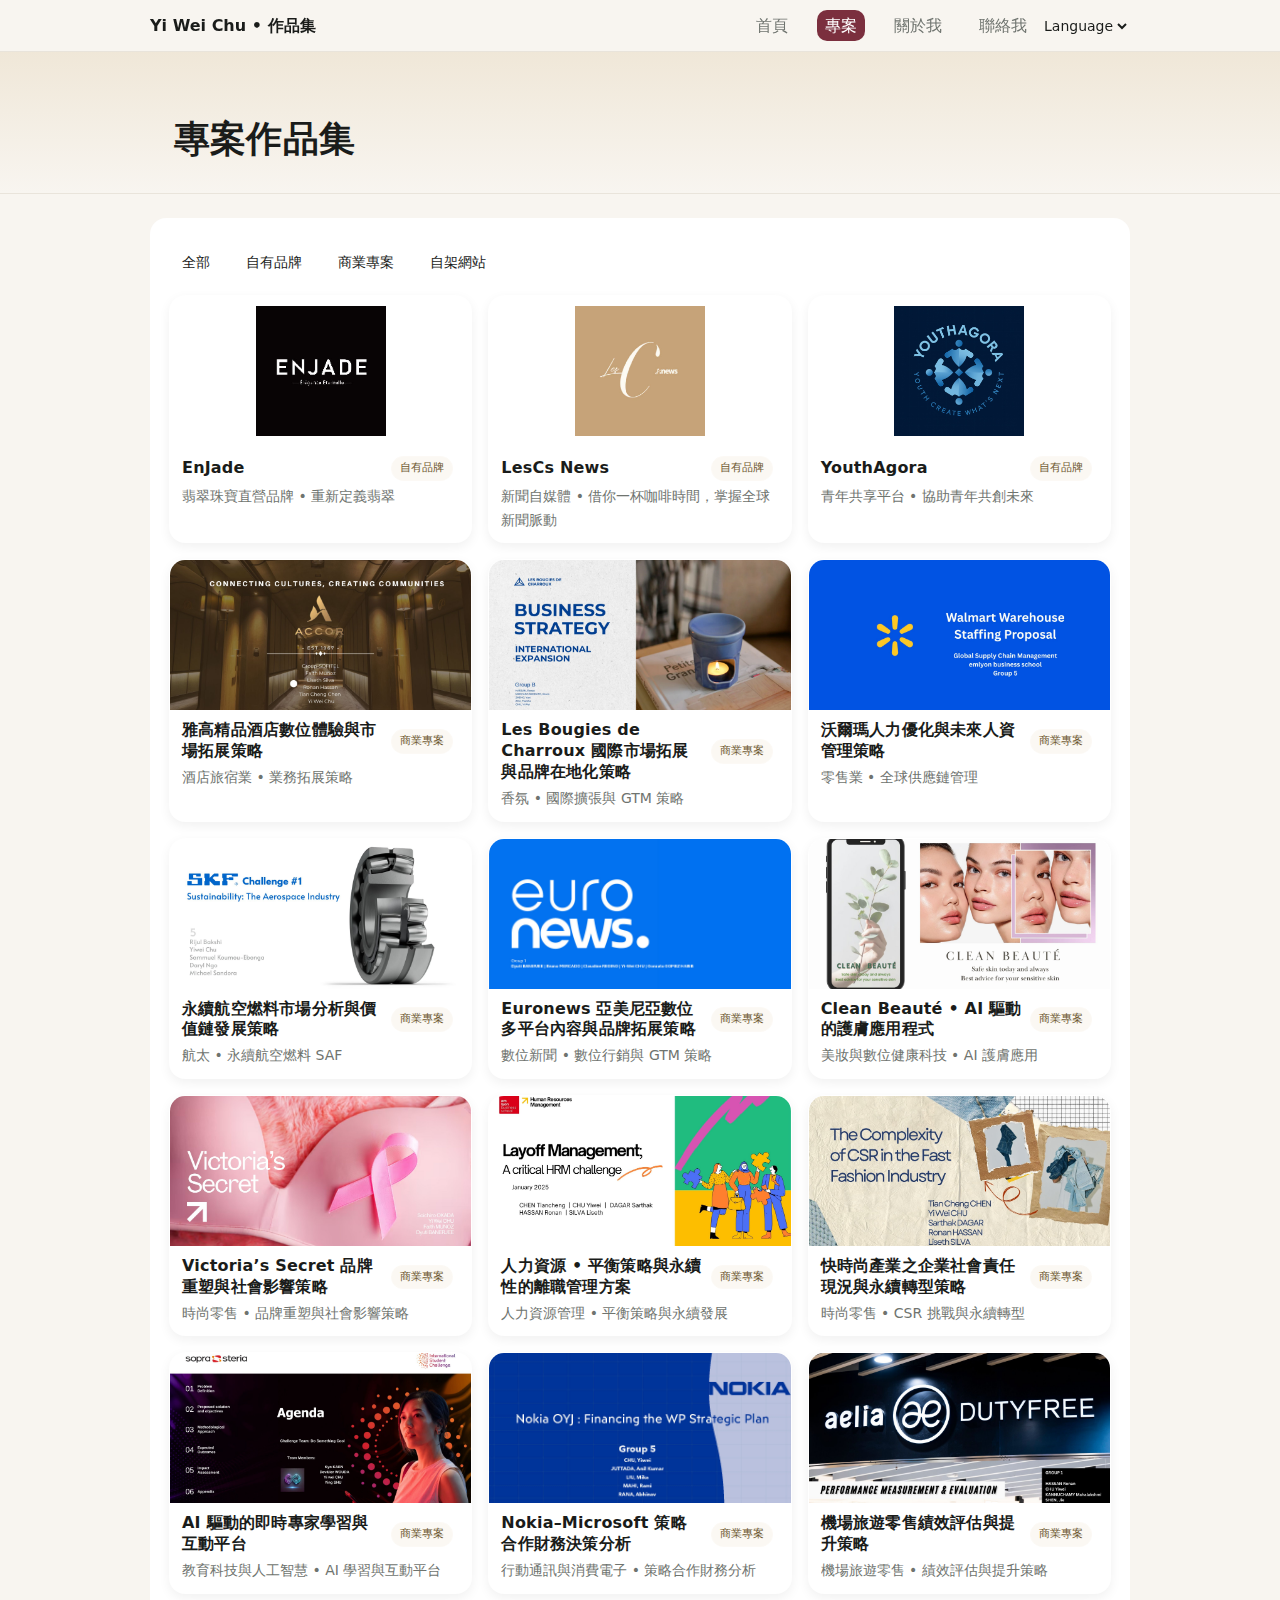
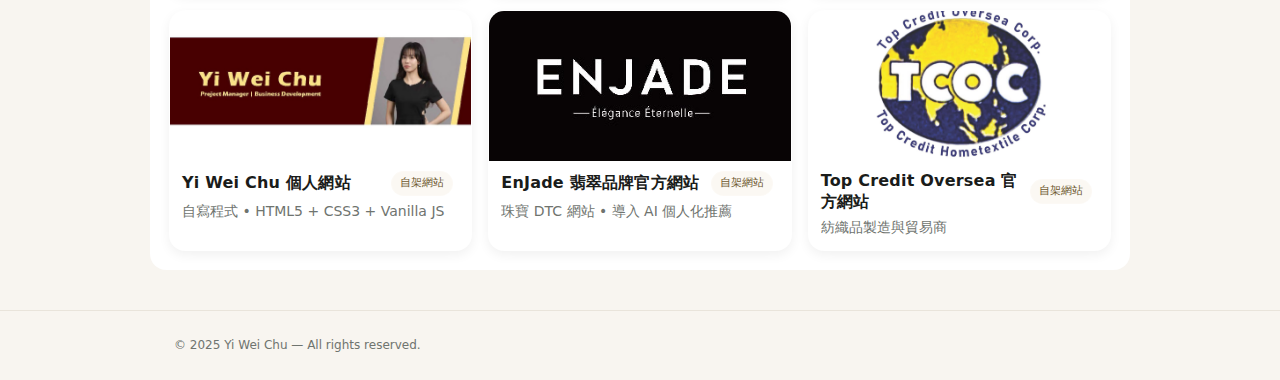
<file: projects-zh.html>
<!DOCTYPE html>
<html lang="zh-Hant">
<head>
  <meta charset="UTF-8" />
  <meta name="viewport" content="width=device-width, initial-scale=1.0"/>
  <title>專案作品集 | Yi Wei Chu</title>
  <link rel="stylesheet" href="style.css"/>
  <style>
    * {
      box-sizing: border-box;
      font-family: ui-sans-serif, system-ui, -apple-system, "Segoe UI", Roboto, "Noto Sans TC","Helvetica Neue", Arial;
      color: var(--text);
    }
    .wrap { padding: 24px 0 8px; }
    .section {
      background: var(--card);
      border: 1px solid rgba(255,255,255,.10);
      border-radius: var(--radius);
      padding: 18px;
    }
    .filters { display:flex; flex-wrap:wrap; gap:10px; margin: 10px 0 16px; }
    .filter-btn {
      padding: 6px 12px;
      border:1px solid rgba(255,255,255,.16);
      border-radius:999px;
      background:transparent;
      cursor:pointer;
      font-size:14px;
    }
    .filter-btn.active { background: rgba(255,255,255,.08); }

    .grid {
      display:grid;
      gap:16px;
      grid-template-columns: repeat(3, 1fr);
    }
    @media (max-width: 1080px){ .grid{ grid-template-columns: repeat(2, 1fr);} }
    @media (max-width: 680px){ .grid{ grid-template-columns: 1fr; } }

    .card {
      position: relative;
      background: var(--card);
      border:1px solid rgba(255,255,255,.12);
      border-radius: var(--radius);
      overflow: hidden;
      transition: transform .15s ease, box-shadow .15s ease;
    }
    .card:hover { transform: translateY(-2px); box-shadow: 0 6px 18px rgba(0,0,0,.25); }

    .stretched-link {
      position:absolute;
      inset:0;
      z-index:1;
      text-indent:-9999px;
      overflow:hidden;
    }

    /* 預設：16:9（Business/Self-host） */
    .thumb {
      width: 100%;
      aspect-ratio: 16 / 9;
      object-fit: cover;
      display:block;
      background: rgba(255,255,255,.04);
    }
    /* 自有品牌：1:1 正方形（logo-friendly） */
    .thumb.square {
      aspect-ratio: 1 / 1;
      border-radius: 12px;
      object-fit: contain;
      background: #fff;
      padding: 10px;
    }
    .thumb.fallback {
      display:flex;
      align-items:center;
      justify-content:center;
      color:var(--muted);
      font-size:14px;
    }

    .card-body { padding: 10px 12px; display:flex; flex-direction:column; gap:4px; position:relative; z-index:2; }
    .row.split { display:flex; justify-content:space-between; gap:8px; align-items:center; }
    h3 { margin:0; font-size:16px; line-height:1.3; }
    .badge {
      display:inline-block;
      font-size:11px;
      padding:2px 8px;
      border:1px solid rgba(255,255,255,.16);
      border-radius:999px;
      white-space:nowrap;
    }
    .subtitle {
      margin:0;
      font-size:14px;
      color: var(--muted);
      display:-webkit-box;
      -webkit-line-clamp: 2;
      -webkit-box-orient: vertical;
      line-clamp: 2;
      overflow:hidden;
    }

    /* 語言切換按鈕樣式（保持導覽列一致） */
    .lang-select {
      background: transparent;
      border: none;
      color: var(--text);
      font-size: 14px;
      cursor: pointer;
    }
  </style>
</head>
<body>
  <nav class="nav">
    <div class="container nav-inner">
      <a class="brand" href="index-zh.html">Yi Wei Chu • 作品集</a>
      <div class="links">
        <a href="index-zh.html">首頁</a>
        <a href="projects-zh.html" class="active">專案</a>
        <a href="about-zh.html">關於我</a>
        <a href="contact-zh.html">聯絡我</a>
        <!-- 語言切換 -->
        <select class="lang-select" onchange="location = this.value;">
          <option value=""selected>Language</option>
          <option value="projects.html">English</option>
          <option value="projects-zh.html" >中文</option>
        </select>
      </div>
    </div>
  </nav>

  <header class="hero">
    <div class="container">
      <h1 class="page-title">專案作品集</h1>
    </div>
  </header>

  <main class="container wrap">
    <section class="section">
      <div class="filters">
        <button class="filter-btn active" data-filter="all">全部</button>
        <button class="filter-btn" data-filter="brand">自有品牌</button>
        <button class="filter-btn" data-filter="business">商業專案</button>
        <button class="filter-btn" data-filter="selfhost">自架網站</button>
      </div>
      <div id="grid" class="grid"></div>
    </section>
  </main>

  <footer class="footer">
    <div class="container small">© 2025 Yi Wei Chu — All rights reserved.</div>
  </footer>

  <script>
    /* ============ 資料 ============ */
    const ownBrands = [
      { category:"brand", slug:"enjade", title:"EnJade",
        thumbnail:"./images/projects/enjade.jpg",
        tagline:"翡翠珠寶直營品牌 • 重新定義翡翠" },
      { category:"brand", slug:"lescs-news", title:"LesCs News",
        thumbnail:"./images/projects/lescs.jpg",
        tagline:"新聞自媒體 • 借你一杯咖啡時間，掌握全球新聞脈動" },
      { category:"brand", slug:"youthagora", title:"YouthAgora",
        thumbnail:"./images/projects/youthagora.jpg",
        tagline:"青年共享平台 • 協助青年共創未來" },
    ];

    const businessProjects = [
      { category:"business", slug:"accor-bizdev", title:"雅高精品酒店數位體驗與市場拓展策略",
        thumbnail:"./images/projects/accor-bizdev.jpg",
        tagline:"酒店旅宿業 • 業務拓展策略" },

      { category:"business", slug:"intl-strategy", title:"Les Bougies de Charroux 國際市場拓展與品牌在地化策略",
        thumbnail:"./images/projects/intl-strategy.jpg",
        tagline:"香氛 • 國際擴張與 GTM 策略" },

      { category:"business", slug:"supply-chain-walmart", title:"沃爾瑪人力優化與未來人資管理策略",
        thumbnail:"./images/projects/supply-chain-walmart.jpg",
        tagline:"零售業 • 全球供應鏈管理" },

      { category:"business", slug:"saf", title:"永續航空燃料市場分析與價值鏈發展策略",
        thumbnail:"./images/projects/saf.jpg",
        tagline:"航太 • 永續航空燃料 SAF" },

      { category:"business", slug:"euronews", title:"Euronews 亞美尼亞數位多平台內容與品牌拓展策略",
        thumbnail:"./images/projects/euronews.jpg",
        tagline:"數位新聞 • 數位行銷與 GTM 策略" },

      { category:"business", slug:"cleanbeauty", title:"Clean Beauté • AI 驅動的護膚應用程式",
        thumbnail:"./images/projects/cleanbeauty.jpg",
        tagline:"美妝與數位健康科技 • AI 護膚應用" },

      { category:"business", slug:"branding", title:"Victoria’s Secret 品牌重塑與社會影響策略",
        thumbnail:"./images/projects/branding.jpg",
        tagline:"時尚零售 • 品牌重塑與社會影響策略" },

      { category:"business", slug:"hr", title:"人力資源 • 平衡策略與永續性的離職管理方案",
        thumbnail:"./images/projects/hr.jpg",
        tagline:"人力資源管理 • 平衡策略與永續發展" },

      { category:"business", slug:"fastfashioncsr", title:"快時尚產業之企業社會責任現況與永續轉型策略",
        thumbnail:"./images/projects/fastfashioncsr.jpg",
        tagline:"時尚零售 • CSR 挑戰與永續轉型" },

      { category:"business", slug:"aichallenge", title:"AI 驅動的即時專家學習與互動平台",
        thumbnail:"./images/projects/aichallenge.jpg",
        tagline:"教育科技與人工智慧 • AI 學習與互動平台" },

      { category:"business", slug:"corporate-finance", title:"Nokia–Microsoft 策略合作財務決策分析",
        thumbnail:"./images/projects/corporate-finance.jpg",
        tagline:"行動通訊與消費電子 • 策略合作財務分析" },
        
      { category:"business", slug:"performance-evaluation", title:"機場旅遊零售績效評估與提升策略",
        thumbnail:"./images/projects/performance-evaluation.jpg",
        tagline:"機場旅遊零售 • 績效評估與提升策略" },

    ];

    const selfHosted = [
      { category:"selfhost", slug:"cyw-portfolio", title:"Yi Wei Chu 個人網站",
        thumbnail:"./images/projects/cyw-portfolio.jpg",
        tagline:"自寫程式 • HTML5 + CSS3 + Vanilla JS" },

      { category:"selfhost", slug:"enjade-site", title:"EnJade 翡翠品牌官方網站",
        thumbnail:"./images/projects/enjade-site.jpg",
        tagline:"珠寶 DTC 網站 • 導入 AI 個人化推薦" },

      { category:"selfhost", slug:"top-credit-oversea", title:"Top Credit Oversea 官方網站",
        thumbnail:"./images/projects/top-credit-oversea.jpg",
        tagline:"紡織品製造與貿易商" },
    ];

    const DATA = [...ownBrands, ...businessProjects, ...selfHosted];

    function categoryBadge(cat){
      if(cat==='brand') return '自有品牌';
      if(cat==='business') return '商業專案';
      if(cat==='selfhost') return '自架網站';
      return '';
    }

    function imgOrFallback(src, alt, cat){
      const extraClass = cat==='brand' ? 'square' : '';
      if(!src) return `<div class="thumb fallback ${extraClass}">無圖片</div>`;
      const safeAlt = (alt || '').toString().replace(/"/g,'&quot;');
      return `<img class="thumb ${extraClass}" src="${src}" alt="${safeAlt}" loading="lazy">`;
    }

    function renderCard(d){
      return `
        <article class="card" data-category="${d.category}">
          <a class="stretched-link" href="project-zh.html?slug=${encodeURIComponent(d.slug)}"></a>
          ${imgOrFallback(d.thumbnail, d.title, d.category)}
          <div class="card-body">
            <div class="row split">
              <h3>${d.title}</h3>
              <span class="badge">${categoryBadge(d.category)}</span>
            </div>
            <p class="subtitle">${d.tagline || ''}</p>
          </div>
        </article>
      `;
    }

    function render(filter='all'){
      const items = DATA.filter(d => filter==='all' ? true : d.category===filter);
      grid.innerHTML = items.length ? items.map(renderCard).join('') : `<div class="muted">暫無專案。</div>`;
    }

    const grid = document.getElementById('grid');
    const filterBtns = document.querySelectorAll('.filter-btn');
    filterBtns.forEach(btn=>{
      btn.addEventListener('click', ()=>{
        filterBtns.forEach(b=>b.classList.remove('active'));
        btn.classList.add('active');
        render(btn.dataset.filter);
      });
    });

    render('all');
  </script>
</body>
</html>
</file>
<file: style.css>
/* ===== VeiVei — Professional & Calm Theme (Ivory / Gold / Burgundy / Hunter Green) ===== */
:root{
  /* Palette */
  --bg:#F8F5F0;            /* Ivory 背景 */
  --surface:#FFFFFF;       /* 白色面層（卡片） */
  --card:#FFFFFF;
  --border:#E9E4DB;        /* 柔和分隔線 */
  --text:#1A1C1A;          /* 主文字：深墨色 */
  --muted:#6F746F;         /* 次要文字：灰綠 */
  --accent:#7B2F3E;        /* 強調：Burgundy 酒紅，用於CTA */
  --accent-2:#2E4B3F;      /* 配平：Hunter Green 深綠，用於hover/次要按鈕 */
  --gold:#C9A86A;          /* 質感金，用於邊框/icon/重點小件 */
  --gold-ink:#6E5830;      /* 金色深墨，與金搭配的字色 */

  /* Layout */
  --maxw:980px;
  --radius:16px;
  --radius-sm:12px;
  --space:24px;

  /* Shadows */
  --shadow-s:0 4px 12px rgba(0,0,0,.06);
  --shadow-m:0 10px 24px rgba(0,0,0,.08);

  /* Typography scale */
  --h1:40px;
  --h2:28px;
  --h3:20px;
  --body:16px;
  --small:12px;

  /* Motion */
  --fast:150ms;
  --ease:cubic-bezier(.2,.7,.2,1);
}

*{box-sizing:border-box}

/* ===== 全站字型統一 ===== */
html, body{
  margin:0; padding:0;
  font-family: "Inter", "Noto Sans TC", system-ui, -apple-system, "Segoe UI", Roboto, "Helvetica Neue", Arial, sans-serif;
  background:var(--bg);
  color:var(--text);
  line-height:1.7;
  -webkit-font-smoothing:antialiased;
  text-rendering:optimizeLegibility;
}

/* 所有文字元素統一繼承字型 */
h1, h2, h3, h4, h5, h6,
p, ul, ol, li, a, span, small, strong, em,
button, input, textarea, select, label,
.badge, .btn, .brand {
  font-family: inherit;
}

h1{ font-weight: 700; font-size: var(--h1); letter-spacing: .2px; }
h2{ font-weight: 700; font-size: var(--h2); letter-spacing: .2px; }
h3{ font-weight: 600; font-size: var(--h3); letter-spacing: .2px; }

.container{max-width:var(--maxw); margin:0 auto; padding:0 var(--space)}

/* ---------- Nav ---------- */
.nav{
  position:sticky; top:0; z-index:10;
  background:rgba(248,245,240,.85);
  backdrop-filter:blur(10px);
  border-bottom:1px solid var(--border);
}
.nav-inner{display:flex; align-items:center; justify-content:space-between; padding:12px 0}
.brand{
  text-decoration:none; color:var(--text); font-weight:700;
}
.links a{
  color:var(--muted); text-decoration:none; margin-left:16px; padding:6px 8px; border-radius:10px;
  transition:color var(--fast) var(--ease), background var(--fast) var(--ease);
}
.links a:hover,.links a.active{
  color:#fff; background:var(--accent);
}

/* ---------- Hero ---------- */
.hero{
  padding:64px 0 24px;
  border-bottom:1px solid var(--border);
  background:linear-gradient(180deg, rgba(201,168,106,.18), rgba(255,255,255,0));
}
.muted{color:var(--muted)}
.actions{margin-top:14px}

/* ---------- Buttons ---------- */
.btn{
  display:inline-block; padding:10px 14px; border-radius:10px;
  background:var(--accent); color:#fff; font-weight:650; text-decoration:none; margin-right:8px;
  border:1px solid rgba(0,0,0,.08);
  box-shadow:var(--shadow-s);
  transition:transform var(--fast) var(--ease), box-shadow var(--fast) var(--ease), background var(--fast) var(--ease);
}
.btn:hover{transform:translateY(-2px); box-shadow:var(--shadow-m)}
.btn:active{transform:translateY(0)}
.btn.secondary{
  background:#fff; color:var(--accent-2);
  border:1px solid var(--accent-2);
}
.btn.secondary:hover{
  background:var(--accent-2); color:#fff; border-color:var(--accent-2);
}
.btn.tertiary{
  background:transparent; color:var(--gold-ink);
  border:1px solid var(--gold);
}
.btn.tertiary:hover{
  background:rgba(201,168,106,.12);
}

/* Focus 可及性 */
a:focus, button:focus, .btn:focus{
  outline:3px solid rgba(43,94,78,.4);
  outline-offset:2px;
}

/* ---------- Sections ---------- */
.section{padding:24px 0}
.section h2{margin:0 0 8px}
.lead{color:var(--muted); margin-top:0}

/* ---------- Cards ---------- */
.grid{
  display:grid; gap:16px;
  grid-template-columns:repeat(auto-fill, minmax(260px, 1fr))
}
.card{
  background:var(--card);
  border:1px solid var(--border);
  border-radius:var(--radius);
  overflow:hidden;
  text-decoration:none; color:inherit;
  transition:transform var(--fast) var(--ease), border-color var(--fast) var(--ease), box-shadow var(--fast) var(--ease);
  box-shadow:var(--shadow-s);
}
.card:hover{
  transform:translateY(-4px);
  border-color:rgba(201,168,106,.6);
  box-shadow:var(--shadow-m);
}
.thumb{
  height:150px;
  background:
    linear-gradient(135deg, rgba(46,75,63,.25), rgba(123,47,62,.25)),
    linear-gradient(135deg, #EEE9E0, #F8F5F0);
}
img.thumb{width:100%; height:150px; object-fit:cover; display:block}
.pad{padding:16px}
.badge{
  display:inline-block; font-size:12px; padding:2px 8px;
  border:1px solid var(--gold); border-radius:999px;
  color:var(--gold-ink); background:rgba(201,168,106,.08);
  margin-right:6px
}
.small{font-size:12px; color:var(--muted)}

/* ---------- Footer ---------- */
.footer{
  border-top:1px solid var(--border);
  margin-top:32px; padding:24px 0; color:var(--muted)
}

/* ---------- Dark-mode ---------- */
@media (prefers-color-scheme: dark){
  :root{
    --bg:#121315;
    --surface:#181A1C;
    --card:#181A1C;
    --border:#2A2C2F;
    --text:#EDEBE7;
    --muted:#A8ADA6;
    --accent:#93c5b1;
    --accent-2:#C9A86A;
  }
  .nav{background:rgba(18,19,21,.7)}
  .links a:hover,.links a.active{background:var(--accent); color:#0b0d0f}
  .hero{background:linear-gradient(180deg, rgba(201,168,106,.18), rgba(18,19,21,0))}
  .btn{color:#0b0d0f}
  .btn.secondary{background:transparent; color:var(--text); border-color:rgba(255,255,255,.14)}
  .badge{color:#D7C7A3; border-color:#D7C7A3; background:rgba(201,168,106,.12)}
}
:root{
  --font-ui: ui-sans-serif, system-ui, -apple-system, "Segoe UI", Roboto, "Noto Sans TC",
             "Helvetica Neue", Arial, "Apple Color Emoji","Segoe UI Emoji";
}
.page-title{
  font-family: var(--font-ui);
  font-weight: 700;
  font-size: 36px;
  line-height: 1.25;
  letter-spacing: .005em;
  margin: 0 0 8px 0;
  color: var(--text);
}
@media (max-width: 720px){
  .page-title{ font-size: 28px; }
}
</file>
